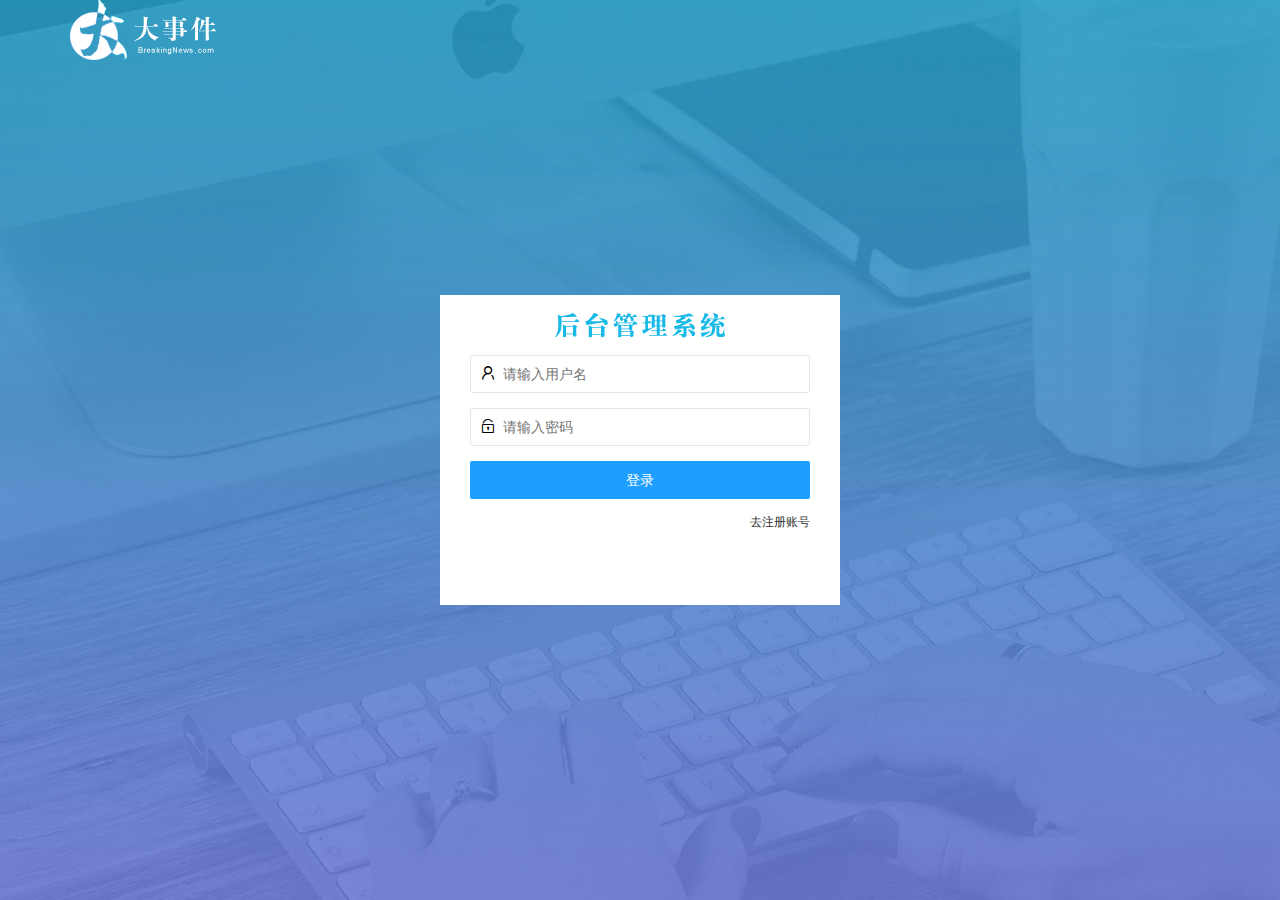
<file: login.html>
<!DOCTYPE html>
<html lang="en">

<head>
    <meta charset="UTF-8" />
    <meta http-equiv="X-UA-Compatible" content="IE=edge" />
    <meta name="viewport" content="width=device-width, initial-scale=1.0" />
    <title>大事件-登录</title>
    <!-- 导入 LayUI 样式 -->
    <link rel="stylesheet" href="/assets/lib/layui/css/layui.css" />
    <!-- 导入自定义样式 -->
    <link rel="stylesheet" href="/assets/css/login.css" />
</head>

<body>
    <!-- 头部 logo 区域 -->
    <div class="layui-main">
        <img src="/assets/images/logo.png" alt="" />
    </div>

    <!-- 登录注册区域 -->
    <div class="loginAndRegBox">
        <!-- 登录标题 -->
        <div class="title-box"></div>
        <!-- 登录 -->
        <div class="login-box">
            <form class="layui-form" id="form_login">

                <!-- 用户名 -->
                <div class="layui-form-item">
                    <i class="layui-icon layui-icon-username"></i>
                    <input type="text" name="username" required lay-verify="required" placeholder="请输入用户名" autocomplete="off" class="layui-input" />
                </div>

                <!-- 密码 -->
                <div class="layui-form-item">
                    <i class="layui-icon layui-icon-password"></i>
                    <input type="password" name="password" required lay-verify="required" placeholder="请输入密码" autocomplete="off" class="layui-input" />
                </div>

                <!-- 登录按钮 -->
                <div class="layui-form-item">
                    <!-- 注意：表单提交按钮和普通按钮的区别，就是 lay-submit 属性 -->
                    <button class="layui-btn layui-btn-normal layui-btn-fluid" lay-submit>
                        登录
                    </button>
                </div>
                <div class="layui-form-item link">
                    <a href="javascript:;" id="link_reg">去注册账号</a>
                </div>
            </form>
        </div>
        <!-- 注册 -->
        <div class="reg-box">
            <form class="layui-form" id="form_reg">
                <!-- 用户名 -->
                <div class="layui-form-item">
                    <i class="layui-icon layui-icon-username"></i>
                    <input type="text" name="username" required lay-verify="required" placeholder="请输入用户名" autocomplete="off" class="layui-input" />
                </div>

                <!-- 密码 -->
                <div class="layui-form-item">
                    <i class="layui-icon layui-icon-password"></i>
                    <input type="password" name="password" required lay-verify="required|pwd" placeholder="请输入密码" autocomplete="off" class="layui-input" />
                </div>

                <!-- 确认密码 -->
                <div class="layui-form-item">
                    <i class="layui-icon layui-icon-password"></i>
                    <input type="password" name="repassword" required lay-verify="required|pwd|repwd" placeholder="再次确认密码" autocomplete="off" class="layui-input" />
                </div>

                <!-- 注册按钮 -->
                <div class="layui-form-item">
                    <!-- 注意：表单提交按钮和普通按钮的区别，就是 lay-submit 属性 -->
                    <button class="layui-btn layui-btn-normal layui-btn-fluid" lay-submit>
                        注册
                    </button>
                </div>
                <div class="layui-form-item link">
                    <a href="javascript:;" id="link_login">去登录</a>
                </div>
            </form>
        </div>
    </div>
</body>
<script src="/assets/lib/jquery.js"></script>
<script src="/assets/lib/layui/layui.all.js"></script>
<script src="/assets/js/baseAPI.js"></script>
<script src="/assets/js/login.js"></script>

</html>
</file>
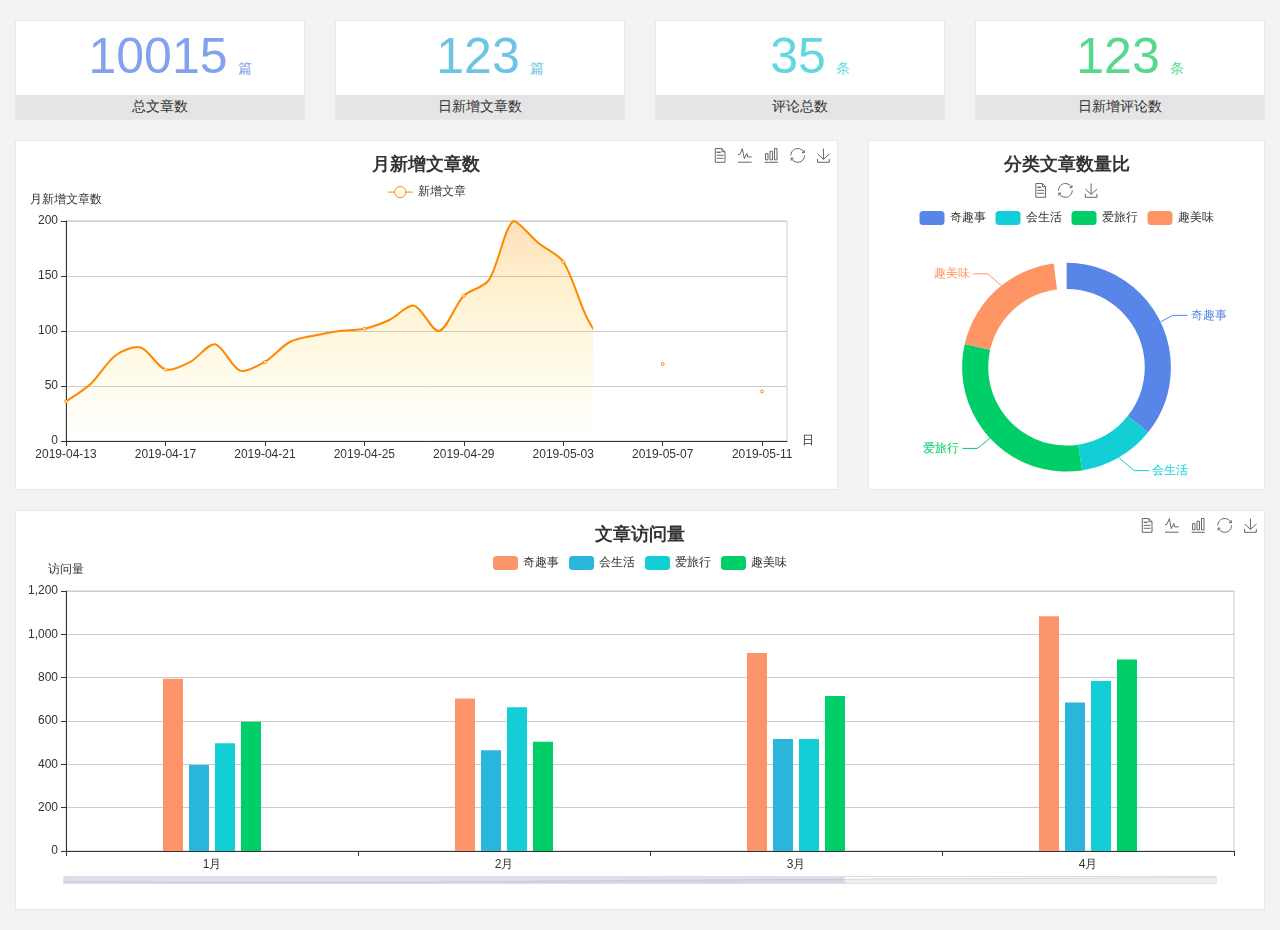
<file: home/dashboard.html>
<!DOCTYPE html>
<html lang="en">

<head>
  <meta charset="UTF-8">
  <meta name="viewport" content="width=device-width, initial-scale=1.0">
  <meta http-equiv="X-UA-Compatible" content="ie=edge">
  <title>图表统计</title>
  <link rel="stylesheet" href="../../assets/lib/bootstrap.css" />
  <link rel="stylesheet" href="../../assets/lib/main.css" />
  <script src="../../assets/lib/jquery.js"></script>
  <script type="text/javascript" src="../../assets/lib/echarts.min.js"></script>
</head>

<body>
  <div class="container-fluid">
    <div class="row spannel_list">
      <div class="col-sm-3 col-xs-6">
        <div class="spannel">
          <em>10015</em><span>篇</span>
          <b>总文章数</b>
        </div>
      </div>
      <div class="col-sm-3 col-xs-6">
        <div class="spannel scolor01">
          <em>123</em><span>篇</span>
          <b>日新增文章数</b>
        </div>
      </div>
      <div class="col-sm-3 col-xs-6">
        <div class="spannel scolor02">
          <em>35</em><span>条</span>
          <b>评论总数</b>
        </div>
      </div>
      <div class="col-sm-3 col-xs-6">
        <div class="spannel scolor03">
          <em>123</em><span>条</span>
          <b>日新增评论数</b>
        </div>
      </div>
    </div>
  </div>

  <div class="container-fluid">
    <div class="row curve-pie">
      <div class="col-lg-8 col-md-8">
        <div class="gragh_pannel" id="curve_show"></div>
      </div>
      <div class="col-lg-4 col-md-4">
        <div class="gragh_pannel" id="pie_show"></div>
      </div>
    </div>
  </div>

  <div class="container-fluid">
    <div class="column_pannel" id="column_show"></div>
  </div>

  <script>
    var oChart = echarts.init(document.getElementById('curve_show'));
    var aList_all = [
      { 'count': 36, 'date': '2019-04-13' },
      { 'count': 52, 'date': '2019-04-14' },
      { 'count': 78, 'date': '2019-04-15' },
      { 'count': 85, 'date': '2019-04-16' },
      { 'count': 65, 'date': '2019-04-17' },
      { 'count': 72, 'date': '2019-04-18' },
      { 'count': 88, 'date': '2019-04-19' },
      { 'count': 64, 'date': '2019-04-20' },
      { 'count': 72, 'date': '2019-04-21' },
      { 'count': 90, 'date': '2019-04-22' },
      { 'count': 96, 'date': '2019-04-23' },
      { 'count': 100, 'date': '2019-04-24' },
      { 'count': 102, 'date': '2019-04-25' },
      { 'count': 110, 'date': '2019-04-26' },
      { 'count': 123, 'date': '2019-04-27' },
      { 'count': 100, 'date': '2019-04-28' },
      { 'count': 132, 'date': '2019-04-29' },
      { 'count': 146, 'date': '2019-04-30' },
      { 'count': 200, 'date': '2019-05-01' },
      { 'count': 180, 'date': '2019-05-02' },
      { 'count': 163, 'date': '2019-05-03' },
      { 'count': 110, 'date': '2019-05-04' },
      { 'count': 80, 'date': '2019-05-05' },
      { 'count': 82, 'date': '2019-05-06' },
      { 'count': 70, 'date': '2019-05-07' },
      { 'count': 65, 'date': '2019-05-08' },
      { 'count': 54, 'date': '2019-05-09' },
      { 'count': 40, 'date': '2019-05-10' },
      { 'count': 45, 'date': '2019-05-11' },
      { 'count': 38, 'date': '2019-05-12' },
    ];

    let aCount = [];
    let aDate = [];

    for (var i = 0; i < aList_all.length; i++) {
      aCount.push(aList_all[i].count);
      aDate.push(aList_all[i].date);
    }

    var chartopt = {
      title: {
        text: '月新增文章数',
        left: 'center',
        top: '10'
      },
      tooltip: {
        trigger: 'axis'
      },
      legend: {
        data: ['新增文章'],
        top: '40'
      },
      toolbox: {
        show: true,
        feature: {
          mark: { show: true },
          dataView: { show: true, readOnly: false },
          magicType: { show: true, type: ['line', 'bar'] },
          restore: { show: true },
          saveAsImage: { show: true }
        }
      },
      calculable: true,
      xAxis: [
        {
          name: '日',
          type: 'category',
          boundaryGap: false,
          data: aDate
        }
      ],
      yAxis: [
        {
          name: '月新增文章数',
          type: 'value'
        }
      ],
      series: [
        {
          name: '新增文章',
          type: 'line',
          smooth: true,
          itemStyle: { normal: { areaStyle: { type: 'default' }, color: '#f80' }, lineStyle: { color: '#f80' } },
          data: aCount
        }],
      areaStyle: {
        normal: {
          color: new echarts.graphic.LinearGradient(0, 0, 0, 1, [{
            offset: 0,
            color: 'rgba(255,136,0,0.39)'
          }, {
            offset: .34,
            color: 'rgba(255,180,0,0.25)'
          }, {
            offset: 1,
            color: 'rgba(255,222,0,0.00)'
          }])

        }
      },
      grid: {
        show: true,
        x: 50,
        x2: 50,
        y: 80,
        height: 220
      }
    };

    oChart.setOption(chartopt);


    var oPie = echarts.init(document.getElementById('pie_show'));
    var oPieopt =
    {
      title: {
        top: 10,
        text: '分类文章数量比',
        x: 'center'
      },
      tooltip: {
        trigger: 'item',
        formatter: "{a} <br/>{b} : {c} ({d}%)"
      },
      color: ['#5885e8', '#13cfd5', '#00ce68', '#ff9565'],
      legend: {
        x: 'center',
        top: 65,
        data: ['奇趣事', '会生活', '爱旅行', '趣美味']
      },
      toolbox: {
        show: true,
        x: 'center',
        top: 35,
        feature: {
          mark: { show: true },
          dataView: { show: true, readOnly: false },
          magicType: {
            show: true,
            type: ['pie', 'funnel'],
            option: {
              funnel: {
                x: '25%',
                width: '50%',
                funnelAlign: 'left',
                max: 1548
              }
            }
          },
          restore: { show: true },
          saveAsImage: { show: true }
        }
      },
      calculable: true,
      series: [
        {
          name: '访问来源',
          type: 'pie',
          radius: ['45%', '60%'],
          center: ['50%', '65%'],
          data: [
            { value: 300, name: '奇趣事' },
            { value: 100, name: '会生活' },
            { value: 260, name: '爱旅行' },
            { value: 180, name: '趣美味' }
          ]
        }
      ]
    };
    oPie.setOption(oPieopt);



    var oColumn = this.echarts.init(document.getElementById('column_show'));
    var oColumnopt =
    {
      title: {
        text: '文章访问量',
        left: 'center',
        top: '10'
      },
      tooltip: {
        trigger: 'axis'
      },
      legend: {
        data: ['奇趣事', '会生活', '爱旅行', '趣美味'],
        top: '40'
      },
      toolbox: {
        show: true,
        feature: {
          mark: { show: true },
          dataView: { show: true, readOnly: false },
          magicType: { show: true, type: ['line', 'bar'] },
          restore: { show: true },
          saveAsImage: { show: true }
        }
      },
      calculable: true,
      xAxis: [
        {
          type: 'category',
          data: ['1月', '2月', '3月', '4月', '5月']
        }
      ],
      yAxis: [
        {
          name: '访问量',
          type: 'value'
        }
      ],
      series: [
        {
          name: '奇趣事',
          type: 'bar',
          barWidth: 20,
          itemStyle: {
            normal: { areaStyle: { type: 'default' }, color: '#fd956a' }
          },
          data: [800, 708, 920, 1090, 1200]
        },
        {
          name: '会生活',
          type: 'bar',
          barWidth: 20,
          itemStyle: {
            normal: { areaStyle: { type: 'default' }, color: '#2bb6db' }
          },
          data: [400, 468, 520, 690, 800]
        },
        {
          name: '爱旅行',
          type: 'bar',
          barWidth: 20,
          itemStyle: {
            normal: { areaStyle: { type: 'default' }, color: '#13cfd5' }
          },
          data: [500, 668, 520, 790, 900]
        },
        {
          name: '趣美味',
          type: 'bar',
          barWidth: 20,
          itemStyle: {
            normal: { areaStyle: { type: 'default' }, color: '#00ce68' }
          },
          data: [600, 508, 720, 890, 1000]
        }
      ],
      grid: {
        show: true,
        x: 50,
        x2: 30,
        y: 80,
        height: 260
      },
      dataZoom: [//给x轴设置滚动条
        {
          start: 0,//默认为0
          end: 100 - 1000 / 31,//默认为100
          type: 'slider',
          show: true,
          xAxisIndex: [0],
          handleSize: 0,//滑动条的 左右2个滑动条的大小
          height: 8,//组件高度
          left: 45, //左边的距离
          right: 50,//右边的距离
          bottom: 26,//右边的距离
          handleColor: '#ddd',//h滑动图标的颜色
          handleStyle: {
            borderColor: "#cacaca",
            borderWidth: "1",
            shadowBlur: 2,
            background: "#ddd",
            shadowColor: "#ddd",
          }
        }]
    };
    oColumn.setOption(oColumnopt);
  </script>
</body>

</html>
</file>
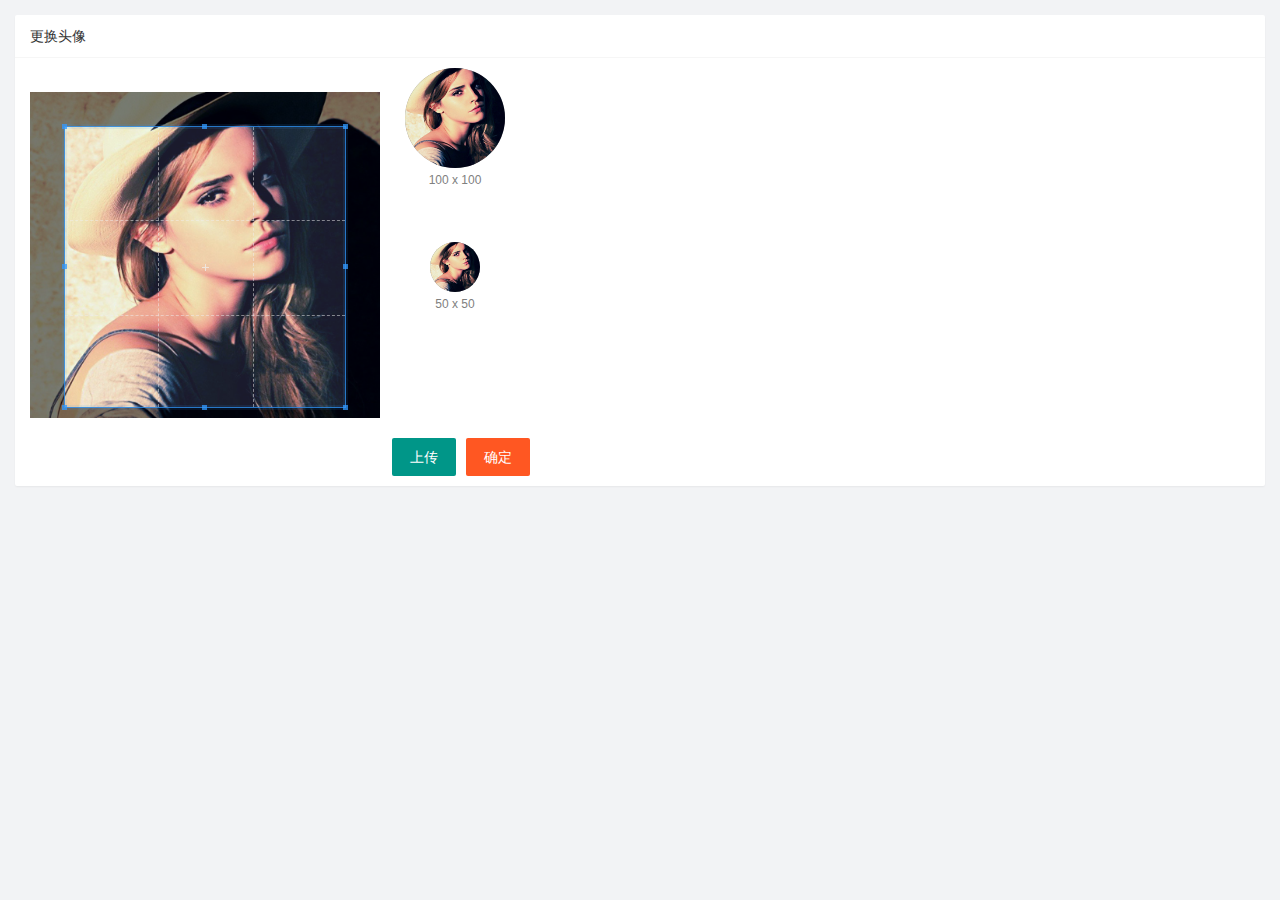
<file: user/user_avatar.html>
<!DOCTYPE html>
<html lang="en">

<head>
    <meta charset="UTF-8" />
    <meta http-equiv="X-UA-Compatible" content="IE=edge" />
    <meta name="viewport" content="width=device-width, initial-scale=1.0" />
    <title>Document</title>
    <link rel="stylesheet" href="/assets/lib/layui/css/layui.css" />
    <link rel="stylesheet" href="/assets/css/user/user_avatar.css" />
    <link rel="stylesheet" href="/assets/lib/cropper/cropper.css" />
</head>

<body>
    <div class="layui-card">
        <div class="layui-card-header">更换头像</div>
        <div class="layui-card-body">

            <!-- 第一行的图片裁剪和预览区域 -->
            <div class="row1">
                <!-- 图片裁剪区域 -->
                <div class="cropper-box">
                    <!-- 这个 img 标签很重要，将来会把它初始化为裁剪区域 -->      <img id="image" src="/assets/images/sample.jpg" />
                </div>
                <!-- 图片的预览区域 -->
                <div class="preview-box">
                    <div>
                        <!-- 宽高为 100px 的预览区域 -->
                        <div class="img-preview w100"></div>
                        <p class="size">100 x 100</p>
                    </div>
                    <div>
                        <!-- 宽高为 50px 的预览区域 -->
                        <div class="img-preview w50"></div>
                        <p class="size">
                            50 x 50</p>
                    </div>
                </div>
            </div>
            <!-- 第二行的按钮区域 -->
            <div class="row2">
                <button type="button" class="layui-btn" id="btnChooseImage">上传</button>
                <button type="button" class="layui-btn layui-btn-danger" id="btnUpload">确定</button>
                <input type="file" id="file" accept="image/png,image/jpeg" />
            </div>
        </div>
    </div>
</body>
<script src="/assets/lib/layui/layui.all.js"></script>
<script src="/assets/lib/jquery.js"></script>
<script src="/assets/lib/cropper/Cropper.js"></script>
<script src="/assets/lib/cropper/jquery-cropper.js"></script>
<script src="/assets/js/user/user_avatar.js"></script>
<script src="/assets/js/baseAPI.js"></script>

</html>
</file>
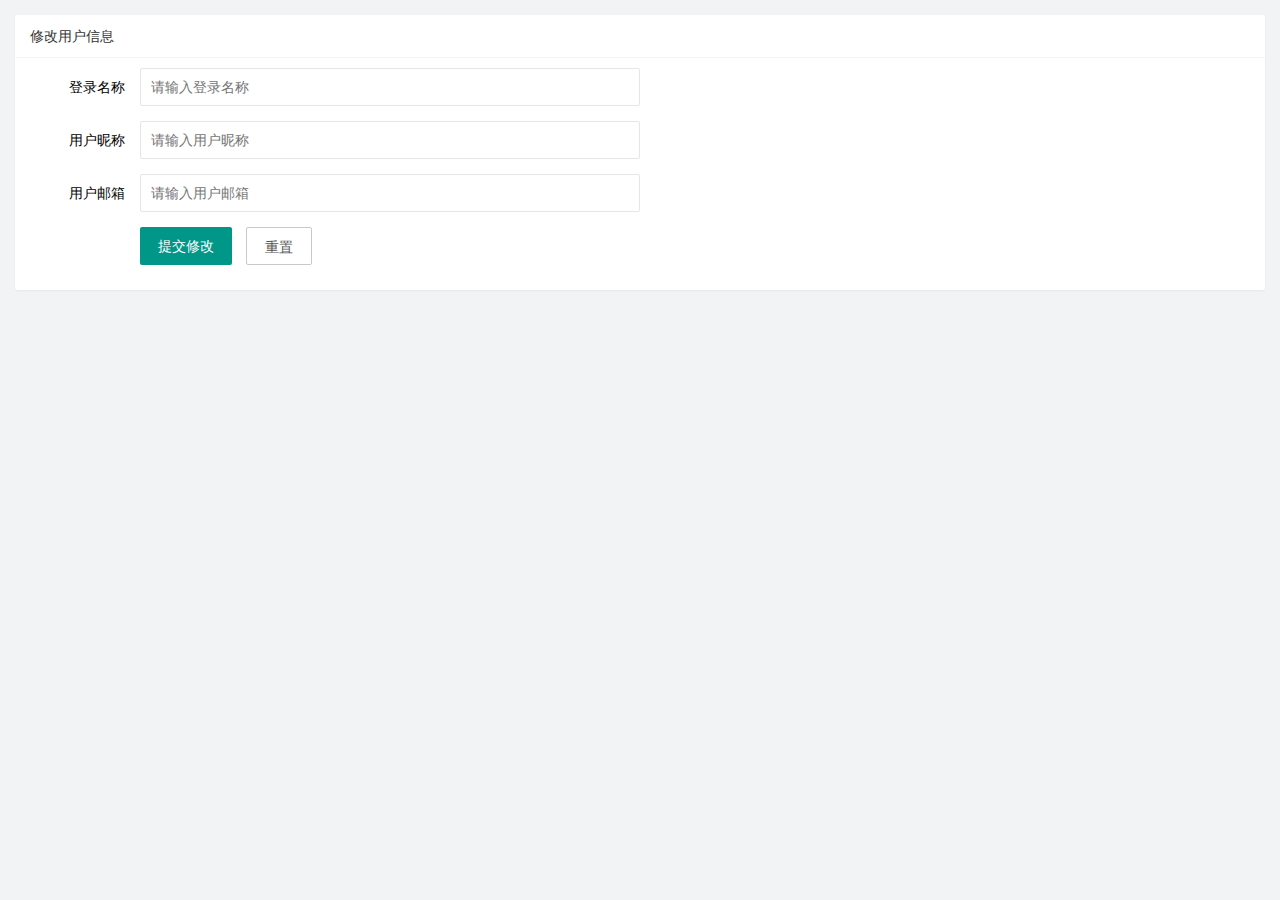
<file: user/user_info.html>
<!DOCTYPE html>
<html lang="en">

<head>
    <meta charset="UTF-8" />
    <meta http-equiv="X-UA-Compatible" content="IE=edge" />
    <meta name="viewport" content="width=device-width, initial-scale=1.0" />
    <title>Document</title>
    <link rel="stylesheet" href="/assets/lib/layui/css/layui.css">
    <link rel="stylesheet" href="/assets/css/user/user_info.css" />
</head>

<body>
    <div class="layui-card">
        <div class="layui-card-header">修改用户信息</div>
        <div class="layui-card-body">
            <!-- form 表单 -->
            <form class="layui-form" lay-filter="formUserInfo">
                <!-- 隐藏域 -->
                <input type="hidden" name="id">
                <div class="layui-form-item">
                    <label class="layui-form-label">登录名称</label>
                    <div class="layui-input-block">
                        <input type="text" name="username" required readonly lay-verify="required" placeholder="请输入登录名称" autocomplete="off" class="layui-input" />
                    </div>
                </div>
                <div class="layui-form-item">
                    <label class="layui-form-label">用户昵称</label>
                    <div class="layui-input-block">
                        <input type="text" name="nickname" required lay-verify="required|nickname" placeholder="请输入用户昵称" autocomplete="off" class="layui-input" />
                    </div>
                </div>
                <div class="layui-form-item">
                    <label class="layui-form-label">用户邮箱</label>
                    <div class="layui-input-block">
                        <input type="text" name="email" required lay-verify="required|email" placeholder="请输入用户邮箱" autocomplete="off" class="layui-input" />
                    </div>
                </div>
                <div class="layui-form-item">
                    <div class="layui-input-block">
                        <button class="layui-btn" lay-submit lay-filter="formDemo">提交修改</button>
                        <button type="reset" class="layui-btn layui-btn-primary" id="btnReset">重置</button>
                    </div>
                </div>
            </form>
        </div>
    </div>
</body>
<script src="/assets/lib/layui/layui.all.js"></script>
<script src="/assets/lib/jquery.js"></script>
<script src="/assets/js/baseAPI.js"></script>
<script src="/assets/js/user/user_info.js"></script>

</html>
</file>
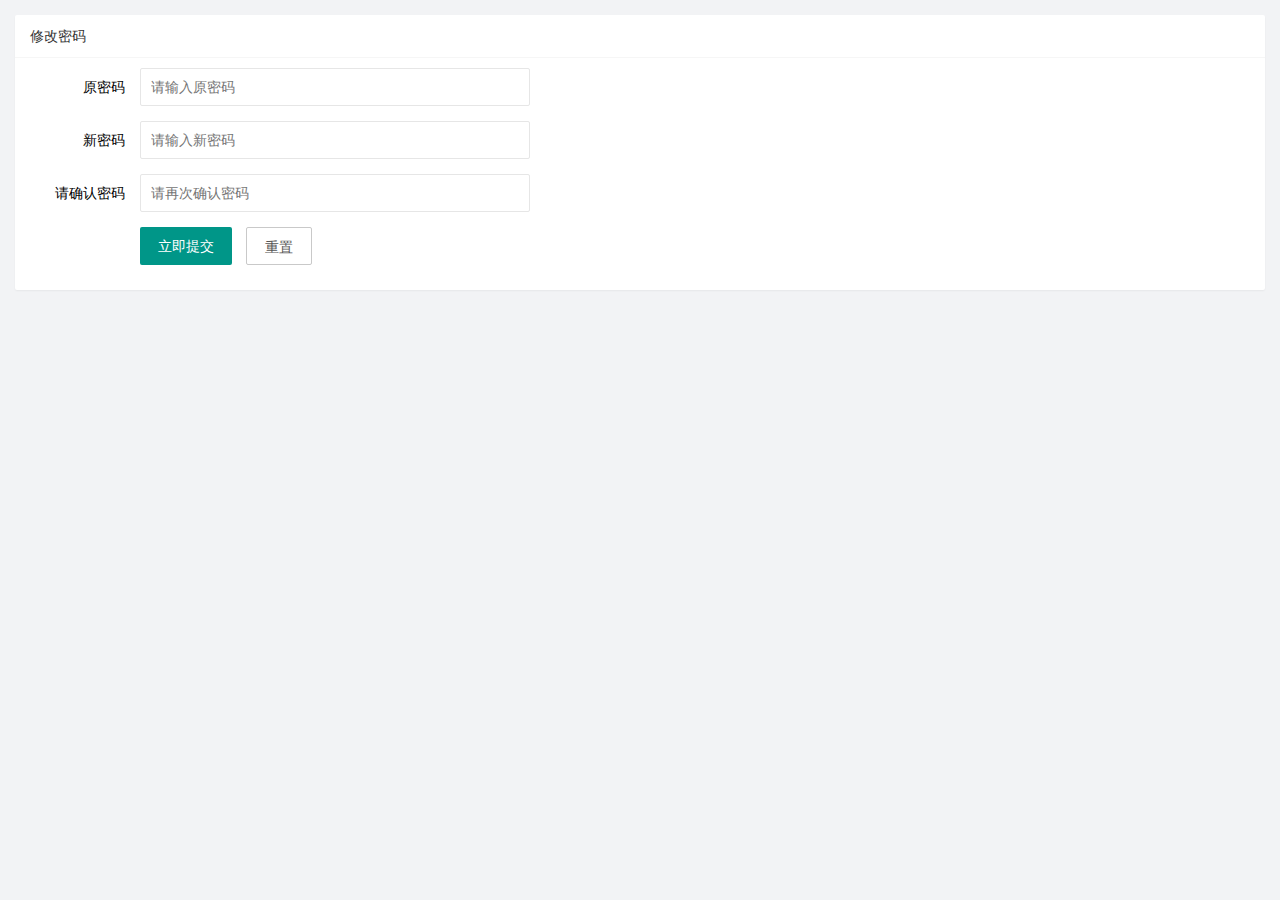
<file: user/user_pwd.html>
<!DOCTYPE html>
<html lang="en">

<head>
    <meta charset="UTF-8" />
    <meta http-equiv="X-UA-Compatible" content="IE=edge" />
    <meta name="viewport" content="width=device-width, initial-scale=1.0" />
    <title>Document</title>
    <link rel="stylesheet" href="/assets/lib/layui/css/layui.css" />
    <link rel="stylesheet" href="/assets/css/user/user_pwd.css" />
</head>

<body>
    <div class="layui-card">
        <div class="layui-card-header">修改密码</div>
        <div class="layui-card-body">
            <form class="layui-form" action="">
                <div class="layui-form-item">
                    <label class="layui-form-label">原密码</label>
                    <div class="layui-input-block">
                        <input type="password" name="oldPwd" required lay-verify="required|pwd" placeholder="请输入原密码" autocomplete="off" class="layui-input" />
                    </div>
                </div>
                <div class="layui-form-item">
                    <label class="layui-form-label">新密码</label>
                    <div class="layui-input-block">
                        <input type="password" name="newPwd" required lay-verify="required|pwd|samePwd" placeholder="请输入新密码" autocomplete="off" class="layui-input" />
                    </div>
                </div>
                <div class="layui-form-item">
                    <label class="layui-form-label">请确认密码</label>
                    <div class="layui-input-block">
                        <input type="password" name="rePwd" required lay-verify="required|pwd|rePwd" placeholder="请再次确认密码" autocomplete="off" class="layui-input" />
                    </div>
                </div>
                <div class="layui-form-item">
                    <div class="layui-input-block">
                        <button class="layui-btn" lay-submit lay-filter="formDemo">
                            立即提交
                        </button>
                        <button type="reset" class="layui-btn layui-btn-primary">
                            重置
                        </button>
                    </div>
                </div>
            </form>
        </div>
    </div>
</body>
<!-- 导入 layui 的 js -->
<script src="/assets/lib/layui/layui.all.js"></script>
<!-- 导入 jQuery -->
<script src="/assets/lib/jquery.js"></script>
<!-- 导入 baseAPI -->
<script src="/assets/js/baseAPI.js"></script>
<!-- 导入自己的 js -->
<script src="/assets/js/user/user_pwd.js"></script>

</html>
</file>
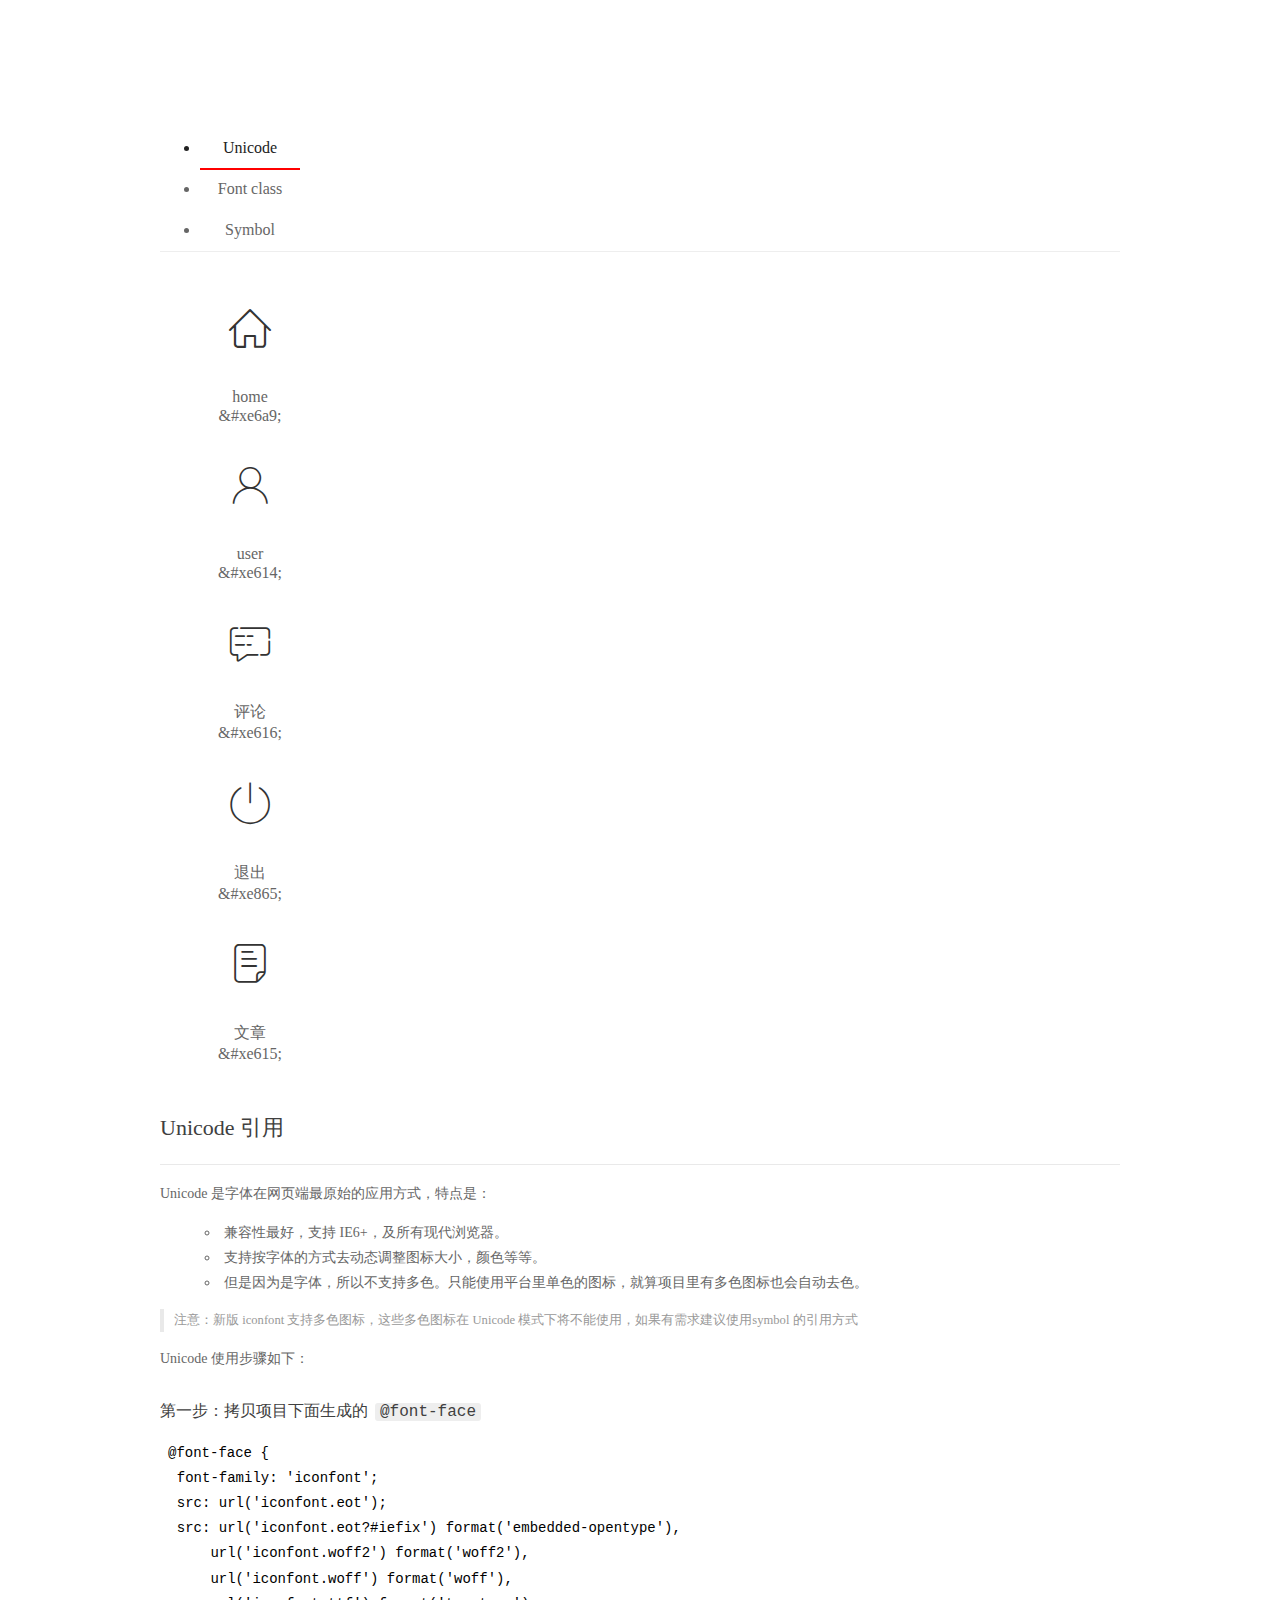
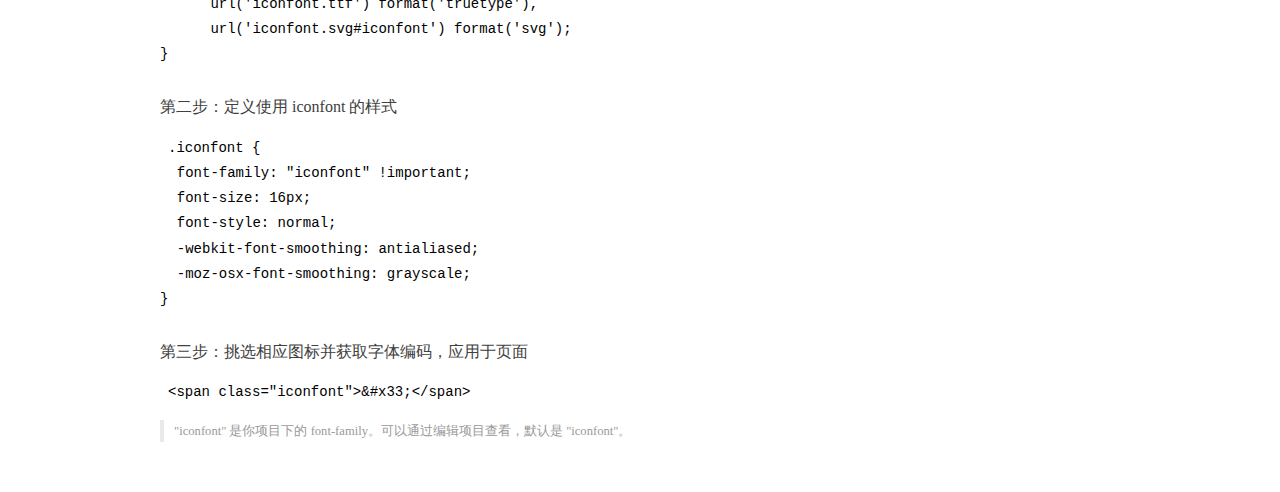
<file: assets/fonts/demo_index.html>
<!DOCTYPE html>
<html>
<head>
  <meta charset="utf-8"/>
  <title>IconFont Demo</title>
  <link rel="shortcut icon" href="https://gtms04.alicdn.com/tps/i4/TB1_oz6GVXXXXaFXpXXJDFnIXXX-64-64.ico" type="image/x-icon"/>
  <link rel="stylesheet" href="https://g.alicdn.com/thx/cube/1.3.2/cube.min.css">
  <link rel="stylesheet" href="demo.css">
  <link rel="stylesheet" href="iconfont.css">
  <script src="iconfont.js"></script>
  <!-- jQuery -->
  <script src="https://a1.alicdn.com/oss/uploads/2018/12/26/7bfddb60-08e8-11e9-9b04-53e73bb6408b.js"></script>
  <!-- 代码高亮 -->
  <script src="https://a1.alicdn.com/oss/uploads/2018/12/26/a3f714d0-08e6-11e9-8a15-ebf944d7534c.js"></script>
</head>
<body>
  <div class="main">
    <h1 class="logo"><a href="https://www.iconfont.cn/" title="iconfont 首页" target="_blank">&#xe86b;</a></h1>
    <div class="nav-tabs">
      <ul id="tabs" class="dib-box">
        <li class="dib active"><span>Unicode</span></li>
        <li class="dib"><span>Font class</span></li>
        <li class="dib"><span>Symbol</span></li>
      </ul>
      
    </div>
    <div class="tab-container">
      <div class="content unicode" style="display: block;">
          <ul class="icon_lists dib-box">
          
            <li class="dib">
              <span class="icon iconfont">&#xe6a9;</span>
                <div class="name">home</div>
                <div class="code-name">&amp;#xe6a9;</div>
              </li>
          
            <li class="dib">
              <span class="icon iconfont">&#xe614;</span>
                <div class="name">user</div>
                <div class="code-name">&amp;#xe614;</div>
              </li>
          
            <li class="dib">
              <span class="icon iconfont">&#xe616;</span>
                <div class="name">评论</div>
                <div class="code-name">&amp;#xe616;</div>
              </li>
          
            <li class="dib">
              <span class="icon iconfont">&#xe865;</span>
                <div class="name">退出</div>
                <div class="code-name">&amp;#xe865;</div>
              </li>
          
            <li class="dib">
              <span class="icon iconfont">&#xe615;</span>
                <div class="name">文章</div>
                <div class="code-name">&amp;#xe615;</div>
              </li>
          
          </ul>
          <div class="article markdown">
          <h2 id="unicode-">Unicode 引用</h2>
          <hr>

          <p>Unicode 是字体在网页端最原始的应用方式，特点是：</p>
          <ul>
            <li>兼容性最好，支持 IE6+，及所有现代浏览器。</li>
            <li>支持按字体的方式去动态调整图标大小，颜色等等。</li>
            <li>但是因为是字体，所以不支持多色。只能使用平台里单色的图标，就算项目里有多色图标也会自动去色。</li>
          </ul>
          <blockquote>
            <p>注意：新版 iconfont 支持多色图标，这些多色图标在 Unicode 模式下将不能使用，如果有需求建议使用symbol 的引用方式</p>
          </blockquote>
          <p>Unicode 使用步骤如下：</p>
          <h3 id="-font-face">第一步：拷贝项目下面生成的 <code>@font-face</code></h3>
<pre><code class="language-css"
>@font-face {
  font-family: 'iconfont';
  src: url('iconfont.eot');
  src: url('iconfont.eot?#iefix') format('embedded-opentype'),
      url('iconfont.woff2') format('woff2'),
      url('iconfont.woff') format('woff'),
      url('iconfont.ttf') format('truetype'),
      url('iconfont.svg#iconfont') format('svg');
}
</code></pre>
          <h3 id="-iconfont-">第二步：定义使用 iconfont 的样式</h3>
<pre><code class="language-css"
>.iconfont {
  font-family: "iconfont" !important;
  font-size: 16px;
  font-style: normal;
  -webkit-font-smoothing: antialiased;
  -moz-osx-font-smoothing: grayscale;
}
</code></pre>
          <h3 id="-">第三步：挑选相应图标并获取字体编码，应用于页面</h3>
<pre>
<code class="language-html"
>&lt;span class="iconfont"&gt;&amp;#x33;&lt;/span&gt;
</code></pre>
          <blockquote>
            <p>"iconfont" 是你项目下的 font-family。可以通过编辑项目查看，默认是 "iconfont"。</p>
          </blockquote>
          </div>
      </div>
      <div class="content font-class">
        <ul class="icon_lists dib-box">
          
          <li class="dib">
            <span class="icon iconfont icon-home"></span>
            <div class="name">
              home
            </div>
            <div class="code-name">.icon-home
            </div>
          </li>
          
          <li class="dib">
            <span class="icon iconfont icon-user"></span>
            <div class="name">
              user
            </div>
            <div class="code-name">.icon-user
            </div>
          </li>
          
          <li class="dib">
            <span class="icon iconfont icon-pinglun"></span>
            <div class="name">
              评论
            </div>
            <div class="code-name">.icon-pinglun
            </div>
          </li>
          
          <li class="dib">
            <span class="icon iconfont icon-tuichu"></span>
            <div class="name">
              退出
            </div>
            <div class="code-name">.icon-tuichu
            </div>
          </li>
          
          <li class="dib">
            <span class="icon iconfont icon-16"></span>
            <div class="name">
              文章
            </div>
            <div class="code-name">.icon-16
            </div>
          </li>
          
        </ul>
        <div class="article markdown">
        <h2 id="font-class-">font-class 引用</h2>
        <hr>

        <p>font-class 是 Unicode 使用方式的一种变种，主要是解决 Unicode 书写不直观，语意不明确的问题。</p>
        <p>与 Unicode 使用方式相比，具有如下特点：</p>
        <ul>
          <li>兼容性良好，支持 IE8+，及所有现代浏览器。</li>
          <li>相比于 Unicode 语意明确，书写更直观。可以很容易分辨这个 icon 是什么。</li>
          <li>因为使用 class 来定义图标，所以当要替换图标时，只需要修改 class 里面的 Unicode 引用。</li>
          <li>不过因为本质上还是使用的字体，所以多色图标还是不支持的。</li>
        </ul>
        <p>使用步骤如下：</p>
        <h3 id="-fontclass-">第一步：引入项目下面生成的 fontclass 代码：</h3>
<pre><code class="language-html">&lt;link rel="stylesheet" href="./iconfont.css"&gt;
</code></pre>
        <h3 id="-">第二步：挑选相应图标并获取类名，应用于页面：</h3>
<pre><code class="language-html">&lt;span class="iconfont icon-xxx"&gt;&lt;/span&gt;
</code></pre>
        <blockquote>
          <p>"
            iconfont" 是你项目下的 font-family。可以通过编辑项目查看，默认是 "iconfont"。</p>
        </blockquote>
      </div>
      </div>
      <div class="content symbol">
          <ul class="icon_lists dib-box">
          
            <li class="dib">
                <svg class="icon svg-icon" aria-hidden="true">
                  <use xlink:href="#icon-home"></use>
                </svg>
                <div class="name">home</div>
                <div class="code-name">#icon-home</div>
            </li>
          
            <li class="dib">
                <svg class="icon svg-icon" aria-hidden="true">
                  <use xlink:href="#icon-user"></use>
                </svg>
                <div class="name">user</div>
                <div class="code-name">#icon-user</div>
            </li>
          
            <li class="dib">
                <svg class="icon svg-icon" aria-hidden="true">
                  <use xlink:href="#icon-pinglun"></use>
                </svg>
                <div class="name">评论</div>
                <div class="code-name">#icon-pinglun</div>
            </li>
          
            <li class="dib">
                <svg class="icon svg-icon" aria-hidden="true">
                  <use xlink:href="#icon-tuichu"></use>
                </svg>
                <div class="name">退出</div>
                <div class="code-name">#icon-tuichu</div>
            </li>
          
            <li class="dib">
                <svg class="icon svg-icon" aria-hidden="true">
                  <use xlink:href="#icon-16"></use>
                </svg>
                <div class="name">文章</div>
                <div class="code-name">#icon-16</div>
            </li>
          
          </ul>
          <div class="article markdown">
          <h2 id="symbol-">Symbol 引用</h2>
          <hr>

          <p>这是一种全新的使用方式，应该说这才是未来的主流，也是平台目前推荐的用法。相关介绍可以参考这篇<a href="">文章</a>
            这种用法其实是做了一个 SVG 的集合，与另外两种相比具有如下特点：</p>
          <ul>
            <li>支持多色图标了，不再受单色限制。</li>
            <li>通过一些技巧，支持像字体那样，通过 <code>font-size</code>, <code>color</code> 来调整样式。</li>
            <li>兼容性较差，支持 IE9+，及现代浏览器。</li>
            <li>浏览器渲染 SVG 的性能一般，还不如 png。</li>
          </ul>
          <p>使用步骤如下：</p>
          <h3 id="-symbol-">第一步：引入项目下面生成的 symbol 代码：</h3>
<pre><code class="language-html">&lt;script src="./iconfont.js"&gt;&lt;/script&gt;
</code></pre>
          <h3 id="-css-">第二步：加入通用 CSS 代码（引入一次就行）：</h3>
<pre><code class="language-html">&lt;style&gt;
.icon {
  width: 1em;
  height: 1em;
  vertical-align: -0.15em;
  fill: currentColor;
  overflow: hidden;
}
&lt;/style&gt;
</code></pre>
          <h3 id="-">第三步：挑选相应图标并获取类名，应用于页面：</h3>
<pre><code class="language-html">&lt;svg class="icon" aria-hidden="true"&gt;
  &lt;use xlink:href="#icon-xxx"&gt;&lt;/use&gt;
&lt;/svg&gt;
</code></pre>
          </div>
      </div>

    </div>
  </div>
  <script>
  $(document).ready(function () {
      $('.tab-container .content:first').show()

      $('#tabs li').click(function (e) {
        var tabContent = $('.tab-container .content')
        var index = $(this).index()

        if ($(this).hasClass('active')) {
          return
        } else {
          $('#tabs li').removeClass('active')
          $(this).addClass('active')

          tabContent.hide().eq(index).fadeIn()
        }
      })
    })
  </script>
</body>
</html>
</file>
<file: assets/lib/layui/css/layui.css>
/** layui-v2.5.5 MIT License By https://www.layui.com */
 .layui-inline,img{display:inline-block;vertical-align:middle}h1,h2,h3,h4,h5,h6{font-weight:400}.layui-edge,.layui-header,.layui-inline,.layui-main{position:relative}.layui-body,.layui-edge,.layui-elip{overflow:hidden}.layui-btn,.layui-edge,.layui-inline,img{vertical-align:middle}.layui-btn,.layui-disabled,.layui-icon,.layui-unselect{-moz-user-select:none;-webkit-user-select:none;-ms-user-select:none}.layui-elip,.layui-form-checkbox span,.layui-form-pane .layui-form-label{text-overflow:ellipsis;white-space:nowrap}.layui-breadcrumb,.layui-tree-btnGroup{visibility:hidden}blockquote,body,button,dd,div,dl,dt,form,h1,h2,h3,h4,h5,h6,input,li,ol,p,pre,td,textarea,th,ul{margin:0;padding:0;-webkit-tap-highlight-color:rgba(0,0,0,0)}a:active,a:hover{outline:0}img{border:none}li{list-style:none}table{border-collapse:collapse;border-spacing:0}h4,h5,h6{font-size:100%}button,input,optgroup,option,select,textarea{font-family:inherit;font-size:inherit;font-style:inherit;font-weight:inherit;outline:0}pre{white-space:pre-wrap;white-space:-moz-pre-wrap;white-space:-pre-wrap;white-space:-o-pre-wrap;word-wrap:break-word}body{line-height:24px;font:14px Helvetica Neue,Helvetica,PingFang SC,Tahoma,Arial,sans-serif}hr{height:1px;margin:10px 0;border:0;clear:both}a{color:#333;text-decoration:none}a:hover{color:#777}a cite{font-style:normal;*cursor:pointer}.layui-border-box,.layui-border-box *{box-sizing:border-box}.layui-box,.layui-box *{box-sizing:content-box}.layui-clear{clear:both;*zoom:1}.layui-clear:after{content:'\20';clear:both;*zoom:1;display:block;height:0}.layui-inline{*display:inline;*zoom:1}.layui-edge{display:inline-block;width:0;height:0;border-width:6px;border-style:dashed;border-color:transparent}.layui-edge-top{top:-4px;border-bottom-color:#999;border-bottom-style:solid}.layui-edge-right{border-left-color:#999;border-left-style:solid}.layui-edge-bottom{top:2px;border-top-color:#999;border-top-style:solid}.layui-edge-left{border-right-color:#999;border-right-style:solid}.layui-disabled,.layui-disabled:hover{color:#d2d2d2!important;cursor:not-allowed!important}.layui-circle{border-radius:100%}.layui-show{display:block!important}.layui-hide{display:none!important}@font-face{font-family:layui-icon;src:url(../font/iconfont.eot?v=250);src:url(../font/iconfont.eot?v=250#iefix) format('embedded-opentype'),url(../font/iconfont.woff2?v=250) format('woff2'),url(../font/iconfont.woff?v=250) format('woff'),url(../font/iconfont.ttf?v=250) format('truetype'),url(../font/iconfont.svg?v=250#layui-icon) format('svg')}.layui-icon{font-family:layui-icon!important;font-size:16px;font-style:normal;-webkit-font-smoothing:antialiased;-moz-osx-font-smoothing:grayscale}.layui-icon-reply-fill:before{content:"\e611"}.layui-icon-set-fill:before{content:"\e614"}.layui-icon-menu-fill:before{content:"\e60f"}.layui-icon-search:before{content:"\e615"}.layui-icon-share:before{content:"\e641"}.layui-icon-set-sm:before{content:"\e620"}.layui-icon-engine:before{content:"\e628"}.layui-icon-close:before{content:"\1006"}.layui-icon-close-fill:before{content:"\1007"}.layui-icon-chart-screen:before{content:"\e629"}.layui-icon-star:before{content:"\e600"}.layui-icon-circle-dot:before{content:"\e617"}.layui-icon-chat:before{content:"\e606"}.layui-icon-release:before{content:"\e609"}.layui-icon-list:before{content:"\e60a"}.layui-icon-chart:before{content:"\e62c"}.layui-icon-ok-circle:before{content:"\1005"}.layui-icon-layim-theme:before{content:"\e61b"}.layui-icon-table:before{content:"\e62d"}.layui-icon-right:before{content:"\e602"}.layui-icon-left:before{content:"\e603"}.layui-icon-cart-simple:before{content:"\e698"}.layui-icon-face-cry:before{content:"\e69c"}.layui-icon-face-smile:before{content:"\e6af"}.layui-icon-survey:before{content:"\e6b2"}.layui-icon-tree:before{content:"\e62e"}.layui-icon-upload-circle:before{content:"\e62f"}.layui-icon-add-circle:before{content:"\e61f"}.layui-icon-download-circle:before{content:"\e601"}.layui-icon-templeate-1:before{content:"\e630"}.layui-icon-util:before{content:"\e631"}.layui-icon-face-surprised:before{content:"\e664"}.layui-icon-edit:before{content:"\e642"}.layui-icon-speaker:before{content:"\e645"}.layui-icon-down:before{content:"\e61a"}.layui-icon-file:before{content:"\e621"}.layui-icon-layouts:before{content:"\e632"}.layui-icon-rate-half:before{content:"\e6c9"}.layui-icon-add-circle-fine:before{content:"\e608"}.layui-icon-prev-circle:before{content:"\e633"}.layui-icon-read:before{content:"\e705"}.layui-icon-404:before{content:"\e61c"}.layui-icon-carousel:before{content:"\e634"}.layui-icon-help:before{content:"\e607"}.layui-icon-code-circle:before{content:"\e635"}.layui-icon-water:before{content:"\e636"}.layui-icon-username:before{content:"\e66f"}.layui-icon-find-fill:before{content:"\e670"}.layui-icon-about:before{content:"\e60b"}.layui-icon-location:before{content:"\e715"}.layui-icon-up:before{content:"\e619"}.layui-icon-pause:before{content:"\e651"}.layui-icon-date:before{content:"\e637"}.layui-icon-layim-uploadfile:before{content:"\e61d"}.layui-icon-delete:before{content:"\e640"}.layui-icon-play:before{content:"\e652"}.layui-icon-top:before{content:"\e604"}.layui-icon-friends:before{content:"\e612"}.layui-icon-refresh-3:before{content:"\e9aa"}.layui-icon-ok:before{content:"\e605"}.layui-icon-layer:before{content:"\e638"}.layui-icon-face-smile-fine:before{content:"\e60c"}.layui-icon-dollar:before{content:"\e659"}.layui-icon-group:before{content:"\e613"}.layui-icon-layim-download:before{content:"\e61e"}.layui-icon-picture-fine:before{content:"\e60d"}.layui-icon-link:before{content:"\e64c"}.layui-icon-diamond:before{content:"\e735"}.layui-icon-log:before{content:"\e60e"}.layui-icon-rate-solid:before{content:"\e67a"}.layui-icon-fonts-del:before{content:"\e64f"}.layui-icon-unlink:before{content:"\e64d"}.layui-icon-fonts-clear:before{content:"\e639"}.layui-icon-triangle-r:before{content:"\e623"}.layui-icon-circle:before{content:"\e63f"}.layui-icon-radio:before{content:"\e643"}.layui-icon-align-center:before{content:"\e647"}.layui-icon-align-right:before{content:"\e648"}.layui-icon-align-left:before{content:"\e649"}.layui-icon-loading-1:before{content:"\e63e"}.layui-icon-return:before{content:"\e65c"}.layui-icon-fonts-strong:before{content:"\e62b"}.layui-icon-upload:before{content:"\e67c"}.layui-icon-dialogue:before{content:"\e63a"}.layui-icon-video:before{content:"\e6ed"}.layui-icon-headset:before{content:"\e6fc"}.layui-icon-cellphone-fine:before{content:"\e63b"}.layui-icon-add-1:before{content:"\e654"}.layui-icon-face-smile-b:before{content:"\e650"}.layui-icon-fonts-html:before{content:"\e64b"}.layui-icon-form:before{content:"\e63c"}.layui-icon-cart:before{content:"\e657"}.layui-icon-camera-fill:before{content:"\e65d"}.layui-icon-tabs:before{content:"\e62a"}.layui-icon-fonts-code:before{content:"\e64e"}.layui-icon-fire:before{content:"\e756"}.layui-icon-set:before{content:"\e716"}.layui-icon-fonts-u:before{content:"\e646"}.layui-icon-triangle-d:before{content:"\e625"}.layui-icon-tips:before{content:"\e702"}.layui-icon-picture:before{content:"\e64a"}.layui-icon-more-vertical:before{content:"\e671"}.layui-icon-flag:before{content:"\e66c"}.layui-icon-loading:before{content:"\e63d"}.layui-icon-fonts-i:before{content:"\e644"}.layui-icon-refresh-1:before{content:"\e666"}.layui-icon-rmb:before{content:"\e65e"}.layui-icon-home:before{content:"\e68e"}.layui-icon-user:before{content:"\e770"}.layui-icon-notice:before{content:"\e667"}.layui-icon-login-weibo:before{content:"\e675"}.layui-icon-voice:before{content:"\e688"}.layui-icon-upload-drag:before{content:"\e681"}.layui-icon-login-qq:before{content:"\e676"}.layui-icon-snowflake:before{content:"\e6b1"}.layui-icon-file-b:before{content:"\e655"}.layui-icon-template:before{content:"\e663"}.layui-icon-auz:before{content:"\e672"}.layui-icon-console:before{content:"\e665"}.layui-icon-app:before{content:"\e653"}.layui-icon-prev:before{content:"\e65a"}.layui-icon-website:before{content:"\e7ae"}.layui-icon-next:before{content:"\e65b"}.layui-icon-component:before{content:"\e857"}.layui-icon-more:before{content:"\e65f"}.layui-icon-login-wechat:before{content:"\e677"}.layui-icon-shrink-right:before{content:"\e668"}.layui-icon-spread-left:before{content:"\e66b"}.layui-icon-camera:before{content:"\e660"}.layui-icon-note:before{content:"\e66e"}.layui-icon-refresh:before{content:"\e669"}.layui-icon-female:before{content:"\e661"}.layui-icon-male:before{content:"\e662"}.layui-icon-password:before{content:"\e673"}.layui-icon-senior:before{content:"\e674"}.layui-icon-theme:before{content:"\e66a"}.layui-icon-tread:before{content:"\e6c5"}.layui-icon-praise:before{content:"\e6c6"}.layui-icon-star-fill:before{content:"\e658"}.layui-icon-rate:before{content:"\e67b"}.layui-icon-template-1:before{content:"\e656"}.layui-icon-vercode:before{content:"\e679"}.layui-icon-cellphone:before{content:"\e678"}.layui-icon-screen-full:before{content:"\e622"}.layui-icon-screen-restore:before{content:"\e758"}.layui-icon-cols:before{content:"\e610"}.layui-icon-export:before{content:"\e67d"}.layui-icon-print:before{content:"\e66d"}.layui-icon-slider:before{content:"\e714"}.layui-icon-addition:before{content:"\e624"}.layui-icon-subtraction:before{content:"\e67e"}.layui-icon-service:before{content:"\e626"}.layui-icon-transfer:before{content:"\e691"}.layui-main{width:1140px;margin:0 auto}.layui-header{z-index:1000;height:60px}.layui-header a:hover{transition:all .5s;-webkit-transition:all .5s}.layui-side{position:fixed;left:0;top:0;bottom:0;z-index:999;width:200px;overflow-x:hidden}.layui-side-scroll{position:relative;width:220px;height:100%;overflow-x:hidden}.layui-body{position:absolute;left:200px;right:0;top:0;bottom:0;z-index:998;width:auto;overflow-y:auto;box-sizing:border-box}.layui-layout-body{overflow:hidden}.layui-layout-admin .layui-header{background-color:#23262E}.layui-layout-admin .layui-side{top:60px;width:200px;overflow-x:hidden}.layui-layout-admin .layui-body{position:fixed;top:60px;bottom:44px}.layui-layout-admin .layui-main{width:auto;margin:0 15px}.layui-layout-admin .layui-footer{position:fixed;left:200px;right:0;bottom:0;height:44px;line-height:44px;padding:0 15px;background-color:#eee}.layui-layout-admin .layui-logo{position:absolute;left:0;top:0;width:200px;height:100%;line-height:60px;text-align:center;color:#009688;font-size:16px}.layui-layout-admin .layui-header .layui-nav{background:0 0}.layui-layout-left{position:absolute!important;left:200px;top:0}.layui-layout-right{position:absolute!important;right:0;top:0}.layui-container{position:relative;margin:0 auto;padding:0 15px;box-sizing:border-box}.layui-fluid{position:relative;margin:0 auto;padding:0 15px}.layui-row:after,.layui-row:before{content:'';display:block;clear:both}.layui-col-lg1,.layui-col-lg10,.layui-col-lg11,.layui-col-lg12,.layui-col-lg2,.layui-col-lg3,.layui-col-lg4,.layui-col-lg5,.layui-col-lg6,.layui-col-lg7,.layui-col-lg8,.layui-col-lg9,.layui-col-md1,.layui-col-md10,.layui-col-md11,.layui-col-md12,.layui-col-md2,.layui-col-md3,.layui-col-md4,.layui-col-md5,.layui-col-md6,.layui-col-md7,.layui-col-md8,.layui-col-md9,.layui-col-sm1,.layui-col-sm10,.layui-col-sm11,.layui-col-sm12,.layui-col-sm2,.layui-col-sm3,.layui-col-sm4,.layui-col-sm5,.layui-col-sm6,.layui-col-sm7,.layui-col-sm8,.layui-col-sm9,.layui-col-xs1,.layui-col-xs10,.layui-col-xs11,.layui-col-xs12,.layui-col-xs2,.layui-col-xs3,.layui-col-xs4,.layui-col-xs5,.layui-col-xs6,.layui-col-xs7,.layui-col-xs8,.layui-col-xs9{position:relative;display:block;box-sizing:border-box}.layui-col-xs1,.layui-col-xs10,.layui-col-xs11,.layui-col-xs12,.layui-col-xs2,.layui-col-xs3,.layui-col-xs4,.layui-col-xs5,.layui-col-xs6,.layui-col-xs7,.layui-col-xs8,.layui-col-xs9{float:left}.layui-col-xs1{width:8.33333333%}.layui-col-xs2{width:16.66666667%}.layui-col-xs3{width:25%}.layui-col-xs4{width:33.33333333%}.layui-col-xs5{width:41.66666667%}.layui-col-xs6{width:50%}.layui-col-xs7{width:58.33333333%}.layui-col-xs8{width:66.66666667%}.layui-col-xs9{width:75%}.layui-col-xs10{width:83.33333333%}.layui-col-xs11{width:91.66666667%}.layui-col-xs12{width:100%}.layui-col-xs-offset1{margin-left:8.33333333%}.layui-col-xs-offset2{margin-left:16.66666667%}.layui-col-xs-offset3{margin-left:25%}.layui-col-xs-offset4{margin-left:33.33333333%}.layui-col-xs-offset5{margin-left:41.66666667%}.layui-col-xs-offset6{margin-left:50%}.layui-col-xs-offset7{margin-left:58.33333333%}.layui-col-xs-offset8{margin-left:66.66666667%}.layui-col-xs-offset9{margin-left:75%}.layui-col-xs-offset10{margin-left:83.33333333%}.layui-col-xs-offset11{margin-left:91.66666667%}.layui-col-xs-offset12{margin-left:100%}@media screen and (max-width:768px){.layui-hide-xs{display:none!important}.layui-show-xs-block{display:block!important}.layui-show-xs-inline{display:inline!important}.layui-show-xs-inline-block{display:inline-block!important}}@media screen and (min-width:768px){.layui-container{width:750px}.layui-hide-sm{display:none!important}.layui-show-sm-block{display:block!important}.layui-show-sm-inline{display:inline!important}.layui-show-sm-inline-block{display:inline-block!important}.layui-col-sm1,.layui-col-sm10,.layui-col-sm11,.layui-col-sm12,.layui-col-sm2,.layui-col-sm3,.layui-col-sm4,.layui-col-sm5,.layui-col-sm6,.layui-col-sm7,.layui-col-sm8,.layui-col-sm9{float:left}.layui-col-sm1{width:8.33333333%}.layui-col-sm2{width:16.66666667%}.layui-col-sm3{width:25%}.layui-col-sm4{width:33.33333333%}.layui-col-sm5{width:41.66666667%}.layui-col-sm6{width:50%}.layui-col-sm7{width:58.33333333%}.layui-col-sm8{width:66.66666667%}.layui-col-sm9{width:75%}.layui-col-sm10{width:83.33333333%}.layui-col-sm11{width:91.66666667%}.layui-col-sm12{width:100%}.layui-col-sm-offset1{margin-left:8.33333333%}.layui-col-sm-offset2{margin-left:16.66666667%}.layui-col-sm-offset3{margin-left:25%}.layui-col-sm-offset4{margin-left:33.33333333%}.layui-col-sm-offset5{margin-left:41.66666667%}.layui-col-sm-offset6{margin-left:50%}.layui-col-sm-offset7{margin-left:58.33333333%}.layui-col-sm-offset8{margin-left:66.66666667%}.layui-col-sm-offset9{margin-left:75%}.layui-col-sm-offset10{margin-left:83.33333333%}.layui-col-sm-offset11{margin-left:91.66666667%}.layui-col-sm-offset12{margin-left:100%}}@media screen and (min-width:992px){.layui-container{width:970px}.layui-hide-md{display:none!important}.layui-show-md-block{display:block!important}.layui-show-md-inline{display:inline!important}.layui-show-md-inline-block{display:inline-block!important}.layui-col-md1,.layui-col-md10,.layui-col-md11,.layui-col-md12,.layui-col-md2,.layui-col-md3,.layui-col-md4,.layui-col-md5,.layui-col-md6,.layui-col-md7,.layui-col-md8,.layui-col-md9{float:left}.layui-col-md1{width:8.33333333%}.layui-col-md2{width:16.66666667%}.layui-col-md3{width:25%}.layui-col-md4{width:33.33333333%}.layui-col-md5{width:41.66666667%}.layui-col-md6{width:50%}.layui-col-md7{width:58.33333333%}.layui-col-md8{width:66.66666667%}.layui-col-md9{width:75%}.layui-col-md10{width:83.33333333%}.layui-col-md11{width:91.66666667%}.layui-col-md12{width:100%}.layui-col-md-offset1{margin-left:8.33333333%}.layui-col-md-offset2{margin-left:16.66666667%}.layui-col-md-offset3{margin-left:25%}.layui-col-md-offset4{margin-left:33.33333333%}.layui-col-md-offset5{margin-left:41.66666667%}.layui-col-md-offset6{margin-left:50%}.layui-col-md-offset7{margin-left:58.33333333%}.layui-col-md-offset8{margin-left:66.66666667%}.layui-col-md-offset9{margin-left:75%}.layui-col-md-offset10{margin-left:83.33333333%}.layui-col-md-offset11{margin-left:91.66666667%}.layui-col-md-offset12{margin-left:100%}}@media screen and (min-width:1200px){.layui-container{width:1170px}.layui-hide-lg{display:none!important}.layui-show-lg-block{display:block!important}.layui-show-lg-inline{display:inline!important}.layui-show-lg-inline-block{display:inline-block!important}.layui-col-lg1,.layui-col-lg10,.layui-col-lg11,.layui-col-lg12,.layui-col-lg2,.layui-col-lg3,.layui-col-lg4,.layui-col-lg5,.layui-col-lg6,.layui-col-lg7,.layui-col-lg8,.layui-col-lg9{float:left}.layui-col-lg1{width:8.33333333%}.layui-col-lg2{width:16.66666667%}.layui-col-lg3{width:25%}.layui-col-lg4{width:33.33333333%}.layui-col-lg5{width:41.66666667%}.layui-col-lg6{width:50%}.layui-col-lg7{width:58.33333333%}.layui-col-lg8{width:66.66666667%}.layui-col-lg9{width:75%}.layui-col-lg10{width:83.33333333%}.layui-col-lg11{width:91.66666667%}.layui-col-lg12{width:100%}.layui-col-lg-offset1{margin-left:8.33333333%}.layui-col-lg-offset2{margin-left:16.66666667%}.layui-col-lg-offset3{margin-left:25%}.layui-col-lg-offset4{margin-left:33.33333333%}.layui-col-lg-offset5{margin-left:41.66666667%}.layui-col-lg-offset6{margin-left:50%}.layui-col-lg-offset7{margin-left:58.33333333%}.layui-col-lg-offset8{margin-left:66.66666667%}.layui-col-lg-offset9{margin-left:75%}.layui-col-lg-offset10{margin-left:83.33333333%}.layui-col-lg-offset11{margin-left:91.66666667%}.layui-col-lg-offset12{margin-left:100%}}.layui-col-space1{margin:-.5px}.layui-col-space1>*{padding:.5px}.layui-col-space3{margin:-1.5px}.layui-col-space3>*{padding:1.5px}.layui-col-space5{margin:-2.5px}.layui-col-space5>*{padding:2.5px}.layui-col-space8{margin:-3.5px}.layui-col-space8>*{padding:3.5px}.layui-col-space10{margin:-5px}.layui-col-space10>*{padding:5px}.layui-col-space12{margin:-6px}.layui-col-space12>*{padding:6px}.layui-col-space15{margin:-7.5px}.layui-col-space15>*{padding:7.5px}.layui-col-space18{margin:-9px}.layui-col-space18>*{padding:9px}.layui-col-space20{margin:-10px}.layui-col-space20>*{padding:10px}.layui-col-space22{margin:-11px}.layui-col-space22>*{padding:11px}.layui-col-space25{margin:-12.5px}.layui-col-space25>*{padding:12.5px}.layui-col-space30{margin:-15px}.layui-col-space30>*{padding:15px}.layui-btn,.layui-input,.layui-select,.layui-textarea,.layui-upload-button{outline:0;-webkit-appearance:none;transition:all .3s;-webkit-transition:all .3s;box-sizing:border-box}.layui-elem-quote{margin-bottom:10px;padding:15px;line-height:22px;border-left:5px solid #009688;border-radius:0 2px 2px 0;background-color:#f2f2f2}.layui-quote-nm{border-style:solid;border-width:1px 1px 1px 5px;background:0 0}.layui-elem-field{margin-bottom:10px;padding:0;border-width:1px;border-style:solid}.layui-elem-field legend{margin-left:20px;padding:0 10px;font-size:20px;font-weight:300}.layui-field-title{margin:10px 0 20px;border-width:1px 0 0}.layui-field-box{padding:10px 15px}.layui-field-title .layui-field-box{padding:10px 0}.layui-progress{position:relative;height:6px;border-radius:20px;background-color:#e2e2e2}.layui-progress-bar{position:absolute;left:0;top:0;width:0;max-width:100%;height:6px;border-radius:20px;text-align:right;background-color:#5FB878;transition:all .3s;-webkit-transition:all .3s}.layui-progress-big,.layui-progress-big .layui-progress-bar{height:18px;line-height:18px}.layui-progress-text{position:relative;top:-20px;line-height:18px;font-size:12px;color:#666}.layui-progress-big .layui-progress-text{position:static;padding:0 10px;color:#fff}.layui-collapse{border-width:1px;border-style:solid;border-radius:2px}.layui-colla-content,.layui-colla-item{border-top-width:1px;border-top-style:solid}.layui-colla-item:first-child{border-top:none}.layui-colla-title{position:relative;height:42px;line-height:42px;padding:0 15px 0 35px;color:#333;background-color:#f2f2f2;cursor:pointer;font-size:14px;overflow:hidden}.layui-colla-content{display:none;padding:10px 15px;line-height:22px;color:#666}.layui-colla-icon{position:absolute;left:15px;top:0;font-size:14px}.layui-card{margin-bottom:15px;border-radius:2px;background-color:#fff;box-shadow:0 1px 2px 0 rgba(0,0,0,.05)}.layui-card:last-child{margin-bottom:0}.layui-card-header{position:relative;height:42px;line-height:42px;padding:0 15px;border-bottom:1px solid #f6f6f6;color:#333;border-radius:2px 2px 0 0;font-size:14px}.layui-bg-black,.layui-bg-blue,.layui-bg-cyan,.layui-bg-green,.layui-bg-orange,.layui-bg-red{color:#fff!important}.layui-card-body{position:relative;padding:10px 15px;line-height:24px}.layui-card-body[pad15]{padding:15px}.layui-card-body[pad20]{padding:20px}.layui-card-body .layui-table{margin:5px 0}.layui-card .layui-tab{margin:0}.layui-panel-window{position:relative;padding:15px;border-radius:0;border-top:5px solid #E6E6E6;background-color:#fff}.layui-auxiliar-moving{position:fixed;left:0;right:0;top:0;bottom:0;width:100%;height:100%;background:0 0;z-index:9999999999}.layui-form-label,.layui-form-mid,.layui-form-select,.layui-input-block,.layui-input-inline,.layui-textarea{position:relative}.layui-bg-red{background-color:#FF5722!important}.layui-bg-orange{background-color:#FFB800!important}.layui-bg-green{background-color:#009688!important}.layui-bg-cyan{background-color:#2F4056!important}.layui-bg-blue{background-color:#1E9FFF!important}.layui-bg-black{background-color:#393D49!important}.layui-bg-gray{background-color:#eee!important;color:#666!important}.layui-badge-rim,.layui-colla-content,.layui-colla-item,.layui-collapse,.layui-elem-field,.layui-form-pane .layui-form-item[pane],.layui-form-pane .layui-form-label,.layui-input,.layui-layedit,.layui-layedit-tool,.layui-quote-nm,.layui-select,.layui-tab-bar,.layui-tab-card,.layui-tab-title,.layui-tab-title .layui-this:after,.layui-textarea{border-color:#e6e6e6}.layui-timeline-item:before,hr{background-color:#e6e6e6}.layui-text{line-height:22px;font-size:14px;color:#666}.layui-text h1,.layui-text h2,.layui-text h3{font-weight:500;color:#333}.layui-text h1{font-size:30px}.layui-text h2{font-size:24px}.layui-text h3{font-size:18px}.layui-text a:not(.layui-btn){color:#01AAED}.layui-text a:not(.layui-btn):hover{text-decoration:underline}.layui-text ul{padding:5px 0 5px 15px}.layui-text ul li{margin-top:5px;list-style-type:disc}.layui-text em,.layui-word-aux{color:#999!important;padding:0 5px!important}.layui-btn{display:inline-block;height:38px;line-height:38px;padding:0 18px;background-color:#009688;color:#fff;white-space:nowrap;text-align:center;font-size:14px;border:none;border-radius:2px;cursor:pointer}.layui-btn:hover{opacity:.8;filter:alpha(opacity=80);color:#fff}.layui-btn:active{opacity:1;filter:alpha(opacity=100)}.layui-btn+.layui-btn{margin-left:10px}.layui-btn-container{font-size:0}.layui-btn-container .layui-btn{margin-right:10px;margin-bottom:10px}.layui-btn-container .layui-btn+.layui-btn{margin-left:0}.layui-table .layui-btn-container .layui-btn{margin-bottom:9px}.layui-btn-radius{border-radius:100px}.layui-btn .layui-icon{margin-right:3px;font-size:18px;vertical-align:bottom;vertical-align:middle\9}.layui-btn-primary{border:1px solid #C9C9C9;background-color:#fff;color:#555}.layui-btn-primary:hover{border-color:#009688;color:#333}.layui-btn-normal{background-color:#1E9FFF}.layui-btn-warm{background-color:#FFB800}.layui-btn-danger{background-color:#FF5722}.layui-btn-checked{background-color:#5FB878}.layui-btn-disabled,.layui-btn-disabled:active,.layui-btn-disabled:hover{border:1px solid #e6e6e6;background-color:#FBFBFB;color:#C9C9C9;cursor:not-allowed;opacity:1}.layui-btn-lg{height:44px;line-height:44px;padding:0 25px;font-size:16px}.layui-btn-sm{height:30px;line-height:30px;padding:0 10px;font-size:12px}.layui-btn-sm i{font-size:16px!important}.layui-btn-xs{height:22px;line-height:22px;padding:0 5px;font-size:12px}.layui-btn-xs i{font-size:14px!important}.layui-btn-group{display:inline-block;vertical-align:middle;font-size:0}.layui-btn-group .layui-btn{margin-left:0!important;margin-right:0!important;border-left:1px solid rgba(255,255,255,.5);border-radius:0}.layui-btn-group .layui-btn-primary{border-left:none}.layui-btn-group .layui-btn-primary:hover{border-color:#C9C9C9;color:#009688}.layui-btn-group .layui-btn:first-child{border-left:none;border-radius:2px 0 0 2px}.layui-btn-group .layui-btn-primary:first-child{border-left:1px solid #c9c9c9}.layui-btn-group .layui-btn:last-child{border-radius:0 2px 2px 0}.layui-btn-group .layui-btn+.layui-btn{margin-left:0}.layui-btn-group+.layui-btn-group{margin-left:10px}.layui-btn-fluid{width:100%}.layui-input,.layui-select,.layui-textarea{height:38px;line-height:1.3;line-height:38px\9;border-width:1px;border-style:solid;background-color:#fff;border-radius:2px}.layui-input::-webkit-input-placeholder,.layui-select::-webkit-input-placeholder,.layui-textarea::-webkit-input-placeholder{line-height:1.3}.layui-input,.layui-textarea{display:block;width:100%;padding-left:10px}.layui-input:hover,.layui-textarea:hover{border-color:#D2D2D2!important}.layui-input:focus,.layui-textarea:focus{border-color:#C9C9C9!important}.layui-textarea{min-height:100px;height:auto;line-height:20px;padding:6px 10px;resize:vertical}.layui-select{padding:0 10px}.layui-form input[type=checkbox],.layui-form input[type=radio],.layui-form select{display:none}.layui-form [lay-ignore]{display:initial}.layui-form-item{margin-bottom:15px;clear:both;*zoom:1}.layui-form-item:after{content:'\20';clear:both;*zoom:1;display:block;height:0}.layui-form-label{float:left;display:block;padding:9px 15px;width:80px;font-weight:400;line-height:20px;text-align:right}.layui-form-label-col{display:block;float:none;padding:9px 0;line-height:20px;text-align:left}.layui-form-item .layui-inline{margin-bottom:5px;margin-right:10px}.layui-input-block{margin-left:110px;min-height:36px}.layui-input-inline{display:inline-block;vertical-align:middle}.layui-form-item .layui-input-inline{float:left;width:190px;margin-right:10px}.layui-form-text .layui-input-inline{width:auto}.layui-form-mid{float:left;display:block;padding:9px 0!important;line-height:20px;margin-right:10px}.layui-form-danger+.layui-form-select .layui-input,.layui-form-danger:focus{border-color:#FF5722!important}.layui-form-select .layui-input{padding-right:30px;cursor:pointer}.layui-form-select .layui-edge{position:absolute;right:10px;top:50%;margin-top:-3px;cursor:pointer;border-width:6px;border-top-color:#c2c2c2;border-top-style:solid;transition:all .3s;-webkit-transition:all .3s}.layui-form-select dl{display:none;position:absolute;left:0;top:42px;padding:5px 0;z-index:899;min-width:100%;border:1px solid #d2d2d2;max-height:300px;overflow-y:auto;background-color:#fff;border-radius:2px;box-shadow:0 2px 4px rgba(0,0,0,.12);box-sizing:border-box}.layui-form-select dl dd,.layui-form-select dl dt{padding:0 10px;line-height:36px;white-space:nowrap;overflow:hidden;text-overflow:ellipsis}.layui-form-select dl dt{font-size:12px;color:#999}.layui-form-select dl dd{cursor:pointer}.layui-form-select dl dd:hover{background-color:#f2f2f2;-webkit-transition:.5s all;transition:.5s all}.layui-form-select .layui-select-group dd{padding-left:20px}.layui-form-select dl dd.layui-select-tips{padding-left:10px!important;color:#999}.layui-form-select dl dd.layui-this{background-color:#5FB878;color:#fff}.layui-form-checkbox,.layui-form-select dl dd.layui-disabled{background-color:#fff}.layui-form-selected dl{display:block}.layui-form-checkbox,.layui-form-checkbox *,.layui-form-switch{display:inline-block;vertical-align:middle}.layui-form-selected .layui-edge{margin-top:-9px;-webkit-transform:rotate(180deg);transform:rotate(180deg);margin-top:-3px\9}:root .layui-form-selected .layui-edge{margin-top:-9px\0/IE9}.layui-form-selectup dl{top:auto;bottom:42px}.layui-select-none{margin:5px 0;text-align:center;color:#999}.layui-select-disabled .layui-disabled{border-color:#eee!important}.layui-select-disabled .layui-edge{border-top-color:#d2d2d2}.layui-form-checkbox{position:relative;height:30px;line-height:30px;margin-right:10px;padding-right:30px;cursor:pointer;font-size:0;-webkit-transition:.1s linear;transition:.1s linear;box-sizing:border-box}.layui-form-checkbox span{padding:0 10px;height:100%;font-size:14px;border-radius:2px 0 0 2px;background-color:#d2d2d2;color:#fff;overflow:hidden}.layui-form-checkbox:hover span{background-color:#c2c2c2}.layui-form-checkbox i{position:absolute;right:0;top:0;width:30px;height:28px;border:1px solid #d2d2d2;border-left:none;border-radius:0 2px 2px 0;color:#fff;font-size:20px;text-align:center}.layui-form-checkbox:hover i{border-color:#c2c2c2;color:#c2c2c2}.layui-form-checked,.layui-form-checked:hover{border-color:#5FB878}.layui-form-checked span,.layui-form-checked:hover span{background-color:#5FB878}.layui-form-checked i,.layui-form-checked:hover i{color:#5FB878}.layui-form-item .layui-form-checkbox{margin-top:4px}.layui-form-checkbox[lay-skin=primary]{height:auto!important;line-height:normal!important;min-width:18px;min-height:18px;border:none!important;margin-right:0;padding-left:28px;padding-right:0;background:0 0}.layui-form-checkbox[lay-skin=primary] span{padding-left:0;padding-right:15px;line-height:18px;background:0 0;color:#666}.layui-form-checkbox[lay-skin=primary] i{right:auto;left:0;width:16px;height:16px;line-height:16px;border:1px solid #d2d2d2;font-size:12px;border-radius:2px;background-color:#fff;-webkit-transition:.1s linear;transition:.1s linear}.layui-form-checkbox[lay-skin=primary]:hover i{border-color:#5FB878;color:#fff}.layui-form-checked[lay-skin=primary] i{border-color:#5FB878!important;background-color:#5FB878;color:#fff}.layui-checkbox-disbaled[lay-skin=primary] span{background:0 0!important;color:#c2c2c2}.layui-checkbox-disbaled[lay-skin=primary]:hover i{border-color:#d2d2d2}.layui-form-item .layui-form-checkbox[lay-skin=primary]{margin-top:10px}.layui-form-switch{position:relative;height:22px;line-height:22px;min-width:35px;padding:0 5px;margin-top:8px;border:1px solid #d2d2d2;border-radius:20px;cursor:pointer;background-color:#fff;-webkit-transition:.1s linear;transition:.1s linear}.layui-form-switch i{position:absolute;left:5px;top:3px;width:16px;height:16px;border-radius:20px;background-color:#d2d2d2;-webkit-transition:.1s linear;transition:.1s linear}.layui-form-switch em{position:relative;top:0;width:25px;margin-left:21px;padding:0!important;text-align:center!important;color:#999!important;font-style:normal!important;font-size:12px}.layui-form-onswitch{border-color:#5FB878;background-color:#5FB878}.layui-checkbox-disbaled,.layui-checkbox-disbaled i{border-color:#e2e2e2!important}.layui-form-onswitch i{left:100%;margin-left:-21px;background-color:#fff}.layui-form-onswitch em{margin-left:5px;margin-right:21px;color:#fff!important}.layui-checkbox-disbaled span{background-color:#e2e2e2!important}.layui-checkbox-disbaled:hover i{color:#fff!important}[lay-radio]{display:none}.layui-form-radio,.layui-form-radio *{display:inline-block;vertical-align:middle}.layui-form-radio{line-height:28px;margin:6px 10px 0 0;padding-right:10px;cursor:pointer;font-size:0}.layui-form-radio *{font-size:14px}.layui-form-radio>i{margin-right:8px;font-size:22px;color:#c2c2c2}.layui-form-radio>i:hover,.layui-form-radioed>i{color:#5FB878}.layui-radio-disbaled>i{color:#e2e2e2!important}.layui-form-pane .layui-form-label{width:110px;padding:8px 15px;height:38px;line-height:20px;border-width:1px;border-style:solid;border-radius:2px 0 0 2px;text-align:center;background-color:#FBFBFB;overflow:hidden;box-sizing:border-box}.layui-form-pane .layui-input-inline{margin-left:-1px}.layui-form-pane .layui-input-block{margin-left:110px;left:-1px}.layui-form-pane .layui-input{border-radius:0 2px 2px 0}.layui-form-pane .layui-form-text .layui-form-label{float:none;width:100%;border-radius:2px;box-sizing:border-box;text-align:left}.layui-form-pane .layui-form-text .layui-input-inline{display:block;margin:0;top:-1px;clear:both}.layui-form-pane .layui-form-text .layui-input-block{margin:0;left:0;top:-1px}.layui-form-pane .layui-form-text .layui-textarea{min-height:100px;border-radius:0 0 2px 2px}.layui-form-pane .layui-form-checkbox{margin:4px 0 4px 10px}.layui-form-pane .layui-form-radio,.layui-form-pane .layui-form-switch{margin-top:6px;margin-left:10px}.layui-form-pane .layui-form-item[pane]{position:relative;border-width:1px;border-style:solid}.layui-form-pane .layui-form-item[pane] .layui-form-label{position:absolute;left:0;top:0;height:100%;border-width:0 1px 0 0}.layui-form-pane .layui-form-item[pane] .layui-input-inline{margin-left:110px}@media screen and (max-width:450px){.layui-form-item .layui-form-label{text-overflow:ellipsis;overflow:hidden;white-space:nowrap}.layui-form-item .layui-inline{display:block;margin-right:0;margin-bottom:20px;clear:both}.layui-form-item .layui-inline:after{content:'\20';clear:both;display:block;height:0}.layui-form-item .layui-input-inline{display:block;float:none;left:-3px;width:auto;margin:0 0 10px 112px}.layui-form-item .layui-input-inline+.layui-form-mid{margin-left:110px;top:-5px;padding:0}.layui-form-item .layui-form-checkbox{margin-right:5px;margin-bottom:5px}}.layui-layedit{border-width:1px;border-style:solid;border-radius:2px}.layui-layedit-tool{padding:3px 5px;border-bottom-width:1px;border-bottom-style:solid;font-size:0}.layedit-tool-fixed{position:fixed;top:0;border-top:1px solid #e2e2e2}.layui-layedit-tool .layedit-tool-mid,.layui-layedit-tool .layui-icon{display:inline-block;vertical-align:middle;text-align:center;font-size:14px}.layui-layedit-tool .layui-icon{position:relative;width:32px;height:30px;line-height:30px;margin:3px 5px;color:#777;cursor:pointer;border-radius:2px}.layui-layedit-tool .layui-icon:hover{color:#393D49}.layui-layedit-tool .layui-icon:active{color:#000}.layui-layedit-tool .layedit-tool-active{background-color:#e2e2e2;color:#000}.layui-layedit-tool .layui-disabled,.layui-layedit-tool .layui-disabled:hover{color:#d2d2d2;cursor:not-allowed}.layui-layedit-tool .layedit-tool-mid{width:1px;height:18px;margin:0 10px;background-color:#d2d2d2}.layedit-tool-html{width:50px!important;font-size:30px!important}.layedit-tool-b,.layedit-tool-code,.layedit-tool-help{font-size:16px!important}.layedit-tool-d,.layedit-tool-face,.layedit-tool-image,.layedit-tool-unlink{font-size:18px!important}.layedit-tool-image input{position:absolute;font-size:0;left:0;top:0;width:100%;height:100%;opacity:.01;filter:Alpha(opacity=1);cursor:pointer}.layui-layedit-iframe iframe{display:block;width:100%}#LAY_layedit_code{overflow:hidden}.layui-laypage{display:inline-block;*display:inline;*zoom:1;vertical-align:middle;margin:10px 0;font-size:0}.layui-laypage>a:first-child,.layui-laypage>a:first-child em{border-radius:2px 0 0 2px}.layui-laypage>a:last-child,.layui-laypage>a:last-child em{border-radius:0 2px 2px 0}.layui-laypage>:first-child{margin-left:0!important}.layui-laypage>:last-child{margin-right:0!important}.layui-laypage a,.layui-laypage button,.layui-laypage input,.layui-laypage select,.layui-laypage span{border:1px solid #e2e2e2}.layui-laypage a,.layui-laypage span{display:inline-block;*display:inline;*zoom:1;vertical-align:middle;padding:0 15px;height:28px;line-height:28px;margin:0 -1px 5px 0;background-color:#fff;color:#333;font-size:12px}.layui-flow-more a *,.layui-laypage input,.layui-table-view select[lay-ignore]{display:inline-block}.layui-laypage a:hover{color:#009688}.layui-laypage em{font-style:normal}.layui-laypage .layui-laypage-spr{color:#999;font-weight:700}.layui-laypage a{text-decoration:none}.layui-laypage .layui-laypage-curr{position:relative}.layui-laypage .layui-laypage-curr em{position:relative;color:#fff}.layui-laypage .layui-laypage-curr .layui-laypage-em{position:absolute;left:-1px;top:-1px;padding:1px;width:100%;height:100%;background-color:#009688}.layui-laypage-em{border-radius:2px}.layui-laypage-next em,.layui-laypage-prev em{font-family:Sim sun;font-size:16px}.layui-laypage .layui-laypage-count,.layui-laypage .layui-laypage-limits,.layui-laypage .layui-laypage-refresh,.layui-laypage .layui-laypage-skip{margin-left:10px;margin-right:10px;padding:0;border:none}.layui-laypage .layui-laypage-limits,.layui-laypage .layui-laypage-refresh{vertical-align:top}.layui-laypage .layui-laypage-refresh i{font-size:18px;cursor:pointer}.layui-laypage select{height:22px;padding:3px;border-radius:2px;cursor:pointer}.layui-laypage .layui-laypage-skip{height:30px;line-height:30px;color:#999}.layui-laypage button,.layui-laypage input{height:30px;line-height:30px;border-radius:2px;vertical-align:top;background-color:#fff;box-sizing:border-box}.layui-laypage input{width:40px;margin:0 10px;padding:0 3px;text-align:center}.layui-laypage input:focus,.layui-laypage select:focus{border-color:#009688!important}.layui-laypage button{margin-left:10px;padding:0 10px;cursor:pointer}.layui-table,.layui-table-view{margin:10px 0}.layui-flow-more{margin:10px 0;text-align:center;color:#999;font-size:14px}.layui-flow-more a{height:32px;line-height:32px}.layui-flow-more a *{vertical-align:top}.layui-flow-more a cite{padding:0 20px;border-radius:3px;background-color:#eee;color:#333;font-style:normal}.layui-flow-more a cite:hover{opacity:.8}.layui-flow-more a i{font-size:30px;color:#737383}.layui-table{width:100%;background-color:#fff;color:#666}.layui-table tr{transition:all .3s;-webkit-transition:all .3s}.layui-table th{text-align:left;font-weight:400}.layui-table tbody tr:hover,.layui-table thead tr,.layui-table-click,.layui-table-header,.layui-table-hover,.layui-table-mend,.layui-table-patch,.layui-table-tool,.layui-table-total,.layui-table-total tr,.layui-table[lay-even] tr:nth-child(even){background-color:#f2f2f2}.layui-table td,.layui-table th,.layui-table-col-set,.layui-table-fixed-r,.layui-table-grid-down,.layui-table-header,.layui-table-page,.layui-table-tips-main,.layui-table-tool,.layui-table-total,.layui-table-view,.layui-table[lay-skin=line],.layui-table[lay-skin=row]{border-width:1px;border-style:solid;border-color:#e6e6e6}.layui-table td,.layui-table th{position:relative;padding:9px 15px;min-height:20px;line-height:20px;font-size:14px}.layui-table[lay-skin=line] td,.layui-table[lay-skin=line] th{border-width:0 0 1px}.layui-table[lay-skin=row] td,.layui-table[lay-skin=row] th{border-width:0 1px 0 0}.layui-table[lay-skin=nob] td,.layui-table[lay-skin=nob] th{border:none}.layui-table img{max-width:100px}.layui-table[lay-size=lg] td,.layui-table[lay-size=lg] th{padding:15px 30px}.layui-table-view .layui-table[lay-size=lg] .layui-table-cell{height:40px;line-height:40px}.layui-table[lay-size=sm] td,.layui-table[lay-size=sm] th{font-size:12px;padding:5px 10px}.layui-table-view .layui-table[lay-size=sm] .layui-table-cell{height:20px;line-height:20px}.layui-table[lay-data]{display:none}.layui-table-box{position:relative;overflow:hidden}.layui-table-view .layui-table{position:relative;width:auto;margin:0}.layui-table-view .layui-table[lay-skin=line]{border-width:0 1px 0 0}.layui-table-view .layui-table[lay-skin=row]{border-width:0 0 1px}.layui-table-view .layui-table td,.layui-table-view .layui-table th{padding:5px 0;border-top:none;border-left:none}.layui-table-view .layui-table th.layui-unselect .layui-table-cell span{cursor:pointer}.layui-table-view .layui-table td{cursor:default}.layui-table-view .layui-table td[data-edit=text]{cursor:text}.layui-table-view .layui-form-checkbox[lay-skin=primary] i{width:18px;height:18px}.layui-table-view .layui-form-radio{line-height:0;padding:0}.layui-table-view .layui-form-radio>i{margin:0;font-size:20px}.layui-table-init{position:absolute;left:0;top:0;width:100%;height:100%;text-align:center;z-index:110}.layui-table-init .layui-icon{position:absolute;left:50%;top:50%;margin:-15px 0 0 -15px;font-size:30px;color:#c2c2c2}.layui-table-header{border-width:0 0 1px;overflow:hidden}.layui-table-header .layui-table{margin-bottom:-1px}.layui-table-tool .layui-inline[lay-event]{position:relative;width:26px;height:26px;padding:5px;line-height:16px;margin-right:10px;text-align:center;color:#333;border:1px solid #ccc;cursor:pointer;-webkit-transition:.5s all;transition:.5s all}.layui-table-tool .layui-inline[lay-event]:hover{border:1px solid #999}.layui-table-tool-temp{padding-right:120px}.layui-table-tool-self{position:absolute;right:17px;top:10px}.layui-table-tool .layui-table-tool-self .layui-inline[lay-event]{margin:0 0 0 10px}.layui-table-tool-panel{position:absolute;top:29px;left:-1px;padding:5px 0;min-width:150px;min-height:40px;border:1px solid #d2d2d2;text-align:left;overflow-y:auto;background-color:#fff;box-shadow:0 2px 4px rgba(0,0,0,.12)}.layui-table-cell,.layui-table-tool-panel li{overflow:hidden;text-overflow:ellipsis;white-space:nowrap}.layui-table-tool-panel li{padding:0 10px;line-height:30px;-webkit-transition:.5s all;transition:.5s all}.layui-table-tool-panel li .layui-form-checkbox[lay-skin=primary]{width:100%;padding-left:28px}.layui-table-tool-panel li:hover{background-color:#f2f2f2}.layui-table-tool-panel li .layui-form-checkbox[lay-skin=primary] i{position:absolute;left:0;top:0}.layui-table-tool-panel li .layui-form-checkbox[lay-skin=primary] span{padding:0}.layui-table-tool .layui-table-tool-self .layui-table-tool-panel{left:auto;right:-1px}.layui-table-col-set{position:absolute;right:0;top:0;width:20px;height:100%;border-width:0 0 0 1px;background-color:#fff}.layui-table-sort{width:10px;height:20px;margin-left:5px;cursor:pointer!important}.layui-table-sort .layui-edge{position:absolute;left:5px;border-width:5px}.layui-table-sort .layui-table-sort-asc{top:3px;border-top:none;border-bottom-style:solid;border-bottom-color:#b2b2b2}.layui-table-sort .layui-table-sort-asc:hover{border-bottom-color:#666}.layui-table-sort .layui-table-sort-desc{bottom:5px;border-bottom:none;border-top-style:solid;border-top-color:#b2b2b2}.layui-table-sort .layui-table-sort-desc:hover{border-top-color:#666}.layui-table-sort[lay-sort=asc] .layui-table-sort-asc{border-bottom-color:#000}.layui-table-sort[lay-sort=desc] .layui-table-sort-desc{border-top-color:#000}.layui-table-cell{height:28px;line-height:28px;padding:0 15px;position:relative;box-sizing:border-box}.layui-table-cell .layui-form-checkbox[lay-skin=primary]{top:-1px;padding:0}.layui-table-cell .layui-table-link{color:#01AAED}.laytable-cell-checkbox,.laytable-cell-numbers,.laytable-cell-radio,.laytable-cell-space{padding:0;text-align:center}.layui-table-body{position:relative;overflow:auto;margin-right:-1px;margin-bottom:-1px}.layui-table-body .layui-none{line-height:26px;padding:15px;text-align:center;color:#999}.layui-table-fixed{position:absolute;left:0;top:0;z-index:101}.layui-table-fixed .layui-table-body{overflow:hidden}.layui-table-fixed-l{box-shadow:0 -1px 8px rgba(0,0,0,.08)}.layui-table-fixed-r{left:auto;right:-1px;border-width:0 0 0 1px;box-shadow:-1px 0 8px rgba(0,0,0,.08)}.layui-table-fixed-r .layui-table-header{position:relative;overflow:visible}.layui-table-mend{position:absolute;right:-49px;top:0;height:100%;width:50px}.layui-table-tool{position:relative;z-index:890;width:100%;min-height:50px;line-height:30px;padding:10px 15px;border-width:0 0 1px}.layui-table-tool .layui-btn-container{margin-bottom:-10px}.layui-table-page,.layui-table-total{border-width:1px 0 0;margin-bottom:-1px;overflow:hidden}.layui-table-page{position:relative;width:100%;padding:7px 7px 0;height:41px;font-size:12px;white-space:nowrap}.layui-table-page>div{height:26px}.layui-table-page .layui-laypage{margin:0}.layui-table-page .layui-laypage a,.layui-table-page .layui-laypage span{height:26px;line-height:26px;margin-bottom:10px;border:none;background:0 0}.layui-table-page .layui-laypage a,.layui-table-page .layui-laypage span.layui-laypage-curr{padding:0 12px}.layui-table-page .layui-laypage span{margin-left:0;padding:0}.layui-table-page .layui-laypage .layui-laypage-prev{margin-left:-7px!important}.layui-table-page .layui-laypage .layui-laypage-curr .layui-laypage-em{left:0;top:0;padding:0}.layui-table-page .layui-laypage button,.layui-table-page .layui-laypage input{height:26px;line-height:26px}.layui-table-page .layui-laypage input{width:40px}.layui-table-page .layui-laypage button{padding:0 10px}.layui-table-page select{height:18px}.layui-table-patch .layui-table-cell{padding:0;width:30px}.layui-table-edit{position:absolute;left:0;top:0;width:100%;height:100%;padding:0 14px 1px;border-radius:0;box-shadow:1px 1px 20px rgba(0,0,0,.15)}.layui-table-edit:focus{border-color:#5FB878!important}select.layui-table-edit{padding:0 0 0 10px;border-color:#C9C9C9}.layui-table-view .layui-form-checkbox,.layui-table-view .layui-form-radio,.layui-table-view .layui-form-switch{top:0;margin:0;box-sizing:content-box}.layui-table-view .layui-form-checkbox{top:-1px;height:26px;line-height:26px}.layui-table-view .layui-form-checkbox i{height:26px}.layui-table-grid .layui-table-cell{overflow:visible}.layui-table-grid-down{position:absolute;top:0;right:0;width:26px;height:100%;padding:5px 0;border-width:0 0 0 1px;text-align:center;background-color:#fff;color:#999;cursor:pointer}.layui-table-grid-down .layui-icon{position:absolute;top:50%;left:50%;margin:-8px 0 0 -8px}.layui-table-grid-down:hover{background-color:#fbfbfb}body .layui-table-tips .layui-layer-content{background:0 0;padding:0;box-shadow:0 1px 6px rgba(0,0,0,.12)}.layui-table-tips-main{margin:-44px 0 0 -1px;max-height:150px;padding:8px 15px;font-size:14px;overflow-y:scroll;background-color:#fff;color:#666}.layui-table-tips-c{position:absolute;right:-3px;top:-13px;width:20px;height:20px;padding:3px;cursor:pointer;background-color:#666;border-radius:50%;color:#fff}.layui-table-tips-c:hover{background-color:#777}.layui-table-tips-c:before{position:relative;right:-2px}.layui-upload-file{display:none!important;opacity:.01;filter:Alpha(opacity=1)}.layui-upload-drag,.layui-upload-form,.layui-upload-wrap{display:inline-block}.layui-upload-list{margin:10px 0}.layui-upload-choose{padding:0 10px;color:#999}.layui-upload-drag{position:relative;padding:30px;border:1px dashed #e2e2e2;background-color:#fff;text-align:center;cursor:pointer;color:#999}.layui-upload-drag .layui-icon{font-size:50px;color:#009688}.layui-upload-drag[lay-over]{border-color:#009688}.layui-upload-iframe{position:absolute;width:0;height:0;border:0;visibility:hidden}.layui-upload-wrap{position:relative;vertical-align:middle}.layui-upload-wrap .layui-upload-file{display:block!important;position:absolute;left:0;top:0;z-index:10;font-size:100px;width:100%;height:100%;opacity:.01;filter:Alpha(opacity=1);cursor:pointer}.layui-transfer-active,.layui-transfer-box{display:inline-block;vertical-align:middle}.layui-transfer-box,.layui-transfer-header,.layui-transfer-search{border-width:0;border-style:solid;border-color:#e6e6e6}.layui-transfer-box{position:relative;border-width:1px;width:200px;height:360px;border-radius:2px;background-color:#fff}.layui-transfer-box .layui-form-checkbox{width:100%;margin:0!important}.layui-transfer-header{height:38px;line-height:38px;padding:0 10px;border-bottom-width:1px}.layui-transfer-search{position:relative;padding:10px;border-bottom-width:1px}.layui-transfer-search .layui-input{height:32px;padding-left:30px;font-size:12px}.layui-transfer-search .layui-icon-search{position:absolute;left:20px;top:50%;margin-top:-8px;color:#666}.layui-transfer-active{margin:0 15px}.layui-transfer-active .layui-btn{display:block;margin:0;padding:0 15px;background-color:#5FB878;border-color:#5FB878;color:#fff}.layui-transfer-active .layui-btn-disabled{background-color:#FBFBFB;border-color:#e6e6e6;color:#C9C9C9}.layui-transfer-active .layui-btn:first-child{margin-bottom:15px}.layui-transfer-active .layui-btn .layui-icon{margin:0;font-size:14px!important}.layui-transfer-data{padding:5px 0;overflow:auto}.layui-transfer-data li{height:32px;line-height:32px;padding:0 10px}.layui-transfer-data li:hover{background-color:#f2f2f2;transition:.5s all}.layui-transfer-data .layui-none{padding:15px 10px;text-align:center;color:#999}.layui-nav{position:relative;padding:0 20px;background-color:#393D49;color:#fff;border-radius:2px;font-size:0;box-sizing:border-box}.layui-nav *{font-size:14px}.layui-nav .layui-nav-item{position:relative;display:inline-block;*display:inline;*zoom:1;vertical-align:middle;line-height:60px}.layui-nav .layui-nav-item a{display:block;padding:0 20px;color:#fff;color:rgba(255,255,255,.7);transition:all .3s;-webkit-transition:all .3s}.layui-nav .layui-this:after,.layui-nav-bar,.layui-nav-tree .layui-nav-itemed:after{position:absolute;left:0;top:0;width:0;height:5px;background-color:#5FB878;transition:all .2s;-webkit-transition:all .2s}.layui-nav-bar{z-index:1000}.layui-nav .layui-nav-item a:hover,.layui-nav .layui-this a{color:#fff}.layui-nav .layui-this:after{content:'';top:auto;bottom:0;width:100%}.layui-nav-img{width:30px;height:30px;margin-right:10px;border-radius:50%}.layui-nav .layui-nav-more{content:'';width:0;height:0;border-style:solid dashed dashed;border-color:#fff transparent transparent;overflow:hidden;cursor:pointer;transition:all .2s;-webkit-transition:all .2s;position:absolute;top:50%;right:3px;margin-top:-3px;border-width:6px;border-top-color:rgba(255,255,255,.7)}.layui-nav .layui-nav-mored,.layui-nav-itemed>a .layui-nav-more{margin-top:-9px;border-style:dashed dashed solid;border-color:transparent transparent #fff}.layui-nav-child{display:none;position:absolute;left:0;top:65px;min-width:100%;line-height:36px;padding:5px 0;box-shadow:0 2px 4px rgba(0,0,0,.12);border:1px solid #d2d2d2;background-color:#fff;z-index:100;border-radius:2px;white-space:nowrap}.layui-nav .layui-nav-child a{color:#333}.layui-nav .layui-nav-child a:hover{background-color:#f2f2f2;color:#000}.layui-nav-child dd{position:relative}.layui-nav .layui-nav-child dd.layui-this a,.layui-nav-child dd.layui-this{background-color:#5FB878;color:#fff}.layui-nav-child dd.layui-this:after{display:none}.layui-nav-tree{width:200px;padding:0}.layui-nav-tree .layui-nav-item{display:block;width:100%;line-height:45px}.layui-nav-tree .layui-nav-item a{position:relative;height:45px;line-height:45px;text-overflow:ellipsis;overflow:hidden;white-space:nowrap}.layui-nav-tree .layui-nav-item a:hover{background-color:#4E5465}.layui-nav-tree .layui-nav-bar{width:5px;height:0;background-color:#009688}.layui-nav-tree .layui-nav-child dd.layui-this,.layui-nav-tree .layui-nav-child dd.layui-this a,.layui-nav-tree .layui-this,.layui-nav-tree .layui-this>a,.layui-nav-tree .layui-this>a:hover{background-color:#009688;color:#fff}.layui-nav-tree .layui-this:after{display:none}.layui-nav-itemed>a,.layui-nav-tree .layui-nav-title a,.layui-nav-tree .layui-nav-title a:hover{color:#fff!important}.layui-nav-tree .layui-nav-child{position:relative;z-index:0;top:0;border:none;box-shadow:none}.layui-nav-tree .layui-nav-child a{height:40px;line-height:40px;color:#fff;color:rgba(255,255,255,.7)}.layui-nav-tree .layui-nav-child,.layui-nav-tree .layui-nav-child a:hover{background:0 0;color:#fff}.layui-nav-tree .layui-nav-more{right:10px}.layui-nav-itemed>.layui-nav-child{display:block;padding:0;background-color:rgba(0,0,0,.3)!important}.layui-nav-itemed>.layui-nav-child>.layui-this>.layui-nav-child{display:block}.layui-nav-side{position:fixed;top:0;bottom:0;left:0;overflow-x:hidden;z-index:999}.layui-bg-blue .layui-nav-bar,.layui-bg-blue .layui-nav-itemed:after,.layui-bg-blue .layui-this:after{background-color:#93D1FF}.layui-bg-blue .layui-nav-child dd.layui-this{background-color:#1E9FFF}.layui-bg-blue .layui-nav-itemed>a,.layui-nav-tree.layui-bg-blue .layui-nav-title a,.layui-nav-tree.layui-bg-blue .layui-nav-title a:hover{background-color:#007DDB!important}.layui-breadcrumb{font-size:0}.layui-breadcrumb>*{font-size:14px}.layui-breadcrumb a{color:#999!important}.layui-breadcrumb a:hover{color:#5FB878!important}.layui-breadcrumb a cite{color:#666;font-style:normal}.layui-breadcrumb span[lay-separator]{margin:0 10px;color:#999}.layui-tab{margin:10px 0;text-align:left!important}.layui-tab[overflow]>.layui-tab-title{overflow:hidden}.layui-tab-title{position:relative;left:0;height:40px;white-space:nowrap;font-size:0;border-bottom-width:1px;border-bottom-style:solid;transition:all .2s;-webkit-transition:all .2s}.layui-tab-title li{display:inline-block;*display:inline;*zoom:1;vertical-align:middle;font-size:14px;transition:all .2s;-webkit-transition:all .2s;position:relative;line-height:40px;min-width:65px;padding:0 15px;text-align:center;cursor:pointer}.layui-tab-title li a{display:block}.layui-tab-title .layui-this{color:#000}.layui-tab-title .layui-this:after{position:absolute;left:0;top:0;content:'';width:100%;height:41px;border-width:1px;border-style:solid;border-bottom-color:#fff;border-radius:2px 2px 0 0;box-sizing:border-box;pointer-events:none}.layui-tab-bar{position:absolute;right:0;top:0;z-index:10;width:30px;height:39px;line-height:39px;border-width:1px;border-style:solid;border-radius:2px;text-align:center;background-color:#fff;cursor:pointer}.layui-tab-bar .layui-icon{position:relative;display:inline-block;top:3px;transition:all .3s;-webkit-transition:all .3s}.layui-tab-item{display:none}.layui-tab-more{padding-right:30px;height:auto!important;white-space:normal!important}.layui-tab-more li.layui-this:after{border-bottom-color:#e2e2e2;border-radius:2px}.layui-tab-more .layui-tab-bar .layui-icon{top:-2px;top:3px\9;-webkit-transform:rotate(180deg);transform:rotate(180deg)}:root .layui-tab-more .layui-tab-bar .layui-icon{top:-2px\0/IE9}.layui-tab-content{padding:10px}.layui-tab-title li .layui-tab-close{position:relative;display:inline-block;width:18px;height:18px;line-height:20px;margin-left:8px;top:1px;text-align:center;font-size:14px;color:#c2c2c2;transition:all .2s;-webkit-transition:all .2s}.layui-tab-title li .layui-tab-close:hover{border-radius:2px;background-color:#FF5722;color:#fff}.layui-tab-brief>.layui-tab-title .layui-this{color:#009688}.layui-tab-brief>.layui-tab-more li.layui-this:after,.layui-tab-brief>.layui-tab-title .layui-this:after{border:none;border-radius:0;border-bottom:2px solid #5FB878}.layui-tab-brief[overflow]>.layui-tab-title .layui-this:after{top:-1px}.layui-tab-card{border-width:1px;border-style:solid;border-radius:2px;box-shadow:0 2px 5px 0 rgba(0,0,0,.1)}.layui-tab-card>.layui-tab-title{background-color:#f2f2f2}.layui-tab-card>.layui-tab-title li{margin-right:-1px;margin-left:-1px}.layui-tab-card>.layui-tab-title .layui-this{background-color:#fff}.layui-tab-card>.layui-tab-title .layui-this:after{border-top:none;border-width:1px;border-bottom-color:#fff}.layui-tab-card>.layui-tab-title .layui-tab-bar{height:40px;line-height:40px;border-radius:0;border-top:none;border-right:none}.layui-tab-card>.layui-tab-more .layui-this{background:0 0;color:#5FB878}.layui-tab-card>.layui-tab-more .layui-this:after{border:none}.layui-timeline{padding-left:5px}.layui-timeline-item{position:relative;padding-bottom:20px}.layui-timeline-axis{position:absolute;left:-5px;top:0;z-index:10;width:20px;height:20px;line-height:20px;background-color:#fff;color:#5FB878;border-radius:50%;text-align:center;cursor:pointer}.layui-timeline-axis:hover{color:#FF5722}.layui-timeline-item:before{content:'';position:absolute;left:5px;top:0;z-index:0;width:1px;height:100%}.layui-timeline-item:last-child:before{display:none}.layui-timeline-item:first-child:before{display:block}.layui-timeline-content{padding-left:25px}.layui-timeline-title{position:relative;margin-bottom:10px}.layui-badge,.layui-badge-dot,.layui-badge-rim{position:relative;display:inline-block;padding:0 6px;font-size:12px;text-align:center;background-color:#FF5722;color:#fff;border-radius:2px}.layui-badge{height:18px;line-height:18px}.layui-badge-dot{width:8px;height:8px;padding:0;border-radius:50%}.layui-badge-rim{height:18px;line-height:18px;border-width:1px;border-style:solid;background-color:#fff;color:#666}.layui-btn .layui-badge,.layui-btn .layui-badge-dot{margin-left:5px}.layui-nav .layui-badge,.layui-nav .layui-badge-dot{position:absolute;top:50%;margin:-8px 6px 0}.layui-tab-title .layui-badge,.layui-tab-title .layui-badge-dot{left:5px;top:-2px}.layui-carousel{position:relative;left:0;top:0;background-color:#f8f8f8}.layui-carousel>[carousel-item]{position:relative;width:100%;height:100%;overflow:hidden}.layui-carousel>[carousel-item]:before{position:absolute;content:'\e63d';left:50%;top:50%;width:100px;line-height:20px;margin:-10px 0 0 -50px;text-align:center;color:#c2c2c2;font-family:layui-icon!important;font-size:30px;font-style:normal;-webkit-font-smoothing:antialiased;-moz-osx-font-smoothing:grayscale}.layui-carousel>[carousel-item]>*{display:none;position:absolute;left:0;top:0;width:100%;height:100%;background-color:#f8f8f8;transition-duration:.3s;-webkit-transition-duration:.3s}.layui-carousel-updown>*{-webkit-transition:.3s ease-in-out up;transition:.3s ease-in-out up}.layui-carousel-arrow{display:none\9;opacity:0;position:absolute;left:10px;top:50%;margin-top:-18px;width:36px;height:36px;line-height:36px;text-align:center;font-size:20px;border:0;border-radius:50%;background-color:rgba(0,0,0,.2);color:#fff;-webkit-transition-duration:.3s;transition-duration:.3s;cursor:pointer}.layui-carousel-arrow[lay-type=add]{left:auto!important;right:10px}.layui-carousel:hover .layui-carousel-arrow[lay-type=add],.layui-carousel[lay-arrow=always] .layui-carousel-arrow[lay-type=add]{right:20px}.layui-carousel[lay-arrow=always] .layui-carousel-arrow{opacity:1;left:20px}.layui-carousel[lay-arrow=none] .layui-carousel-arrow{display:none}.layui-carousel-arrow:hover,.layui-carousel-ind ul:hover{background-color:rgba(0,0,0,.35)}.layui-carousel:hover .layui-carousel-arrow{display:block\9;opacity:1;left:20px}.layui-carousel-ind{position:relative;top:-35px;width:100%;line-height:0!important;text-align:center;font-size:0}.layui-carousel[lay-indicator=outside]{margin-bottom:30px}.layui-carousel[lay-indicator=outside] .layui-carousel-ind{top:10px}.layui-carousel[lay-indicator=outside] .layui-carousel-ind ul{background-color:rgba(0,0,0,.5)}.layui-carousel[lay-indicator=none] .layui-carousel-ind{display:none}.layui-carousel-ind ul{display:inline-block;padding:5px;background-color:rgba(0,0,0,.2);border-radius:10px;-webkit-transition-duration:.3s;transition-duration:.3s}.layui-carousel-ind li{display:inline-block;width:10px;height:10px;margin:0 3px;font-size:14px;background-color:#e2e2e2;background-color:rgba(255,255,255,.5);border-radius:50%;cursor:pointer;-webkit-transition-duration:.3s;transition-duration:.3s}.layui-carousel-ind li:hover{background-color:rgba(255,255,255,.7)}.layui-carousel-ind li.layui-this{background-color:#fff}.layui-carousel>[carousel-item]>.layui-carousel-next,.layui-carousel>[carousel-item]>.layui-carousel-prev,.layui-carousel>[carousel-item]>.layui-this{display:block}.layui-carousel>[carousel-item]>.layui-this{left:0}.layui-carousel>[carousel-item]>.layui-carousel-prev{left:-100%}.layui-carousel>[carousel-item]>.layui-carousel-next{left:100%}.layui-carousel>[carousel-item]>.layui-carousel-next.layui-carousel-left,.layui-carousel>[carousel-item]>.layui-carousel-prev.layui-carousel-right{left:0}.layui-carousel>[carousel-item]>.layui-this.layui-carousel-left{left:-100%}.layui-carousel>[carousel-item]>.layui-this.layui-carousel-right{left:100%}.layui-carousel[lay-anim=updown] .layui-carousel-arrow{left:50%!important;top:20px;margin:0 0 0 -18px}.layui-carousel[lay-anim=updown]>[carousel-item]>*,.layui-carousel[lay-anim=fade]>[carousel-item]>*{left:0!important}.layui-carousel[lay-anim=updown] .layui-carousel-arrow[lay-type=add]{top:auto!important;bottom:20px}.layui-carousel[lay-anim=updown] .layui-carousel-ind{position:absolute;top:50%;right:20px;width:auto;height:auto}.layui-carousel[lay-anim=updown] .layui-carousel-ind ul{padding:3px 5px}.layui-carousel[lay-anim=updown] .layui-carousel-ind li{display:block;margin:6px 0}.layui-carousel[lay-anim=updown]>[carousel-item]>.layui-this{top:0}.layui-carousel[lay-anim=updown]>[carousel-item]>.layui-carousel-prev{top:-100%}.layui-carousel[lay-anim=updown]>[carousel-item]>.layui-carousel-next{top:100%}.layui-carousel[lay-anim=updown]>[carousel-item]>.layui-carousel-next.layui-carousel-left,.layui-carousel[lay-anim=updown]>[carousel-item]>.layui-carousel-prev.layui-carousel-right{top:0}.layui-carousel[lay-anim=updown]>[carousel-item]>.layui-this.layui-carousel-left{top:-100%}.layui-carousel[lay-anim=updown]>[carousel-item]>.layui-this.layui-carousel-right{top:100%}.layui-carousel[lay-anim=fade]>[carousel-item]>.layui-carousel-next,.layui-carousel[lay-anim=fade]>[carousel-item]>.layui-carousel-prev{opacity:0}.layui-carousel[lay-anim=fade]>[carousel-item]>.layui-carousel-next.layui-carousel-left,.layui-carousel[lay-anim=fade]>[carousel-item]>.layui-carousel-prev.layui-carousel-right{opacity:1}.layui-carousel[lay-anim=fade]>[carousel-item]>.layui-this.layui-carousel-left,.layui-carousel[lay-anim=fade]>[carousel-item]>.layui-this.layui-carousel-right{opacity:0}.layui-fixbar{position:fixed;right:15px;bottom:15px;z-index:999999}.layui-fixbar li{width:50px;height:50px;line-height:50px;margin-bottom:1px;text-align:center;cursor:pointer;font-size:30px;background-color:#9F9F9F;color:#fff;border-radius:2px;opacity:.95}.layui-fixbar li:hover{opacity:.85}.layui-fixbar li:active{opacity:1}.layui-fixbar .layui-fixbar-top{display:none;font-size:40px}body .layui-util-face{border:none;background:0 0}body .layui-util-face .layui-layer-content{padding:0;background-color:#fff;color:#666;box-shadow:none}.layui-util-face .layui-layer-TipsG{display:none}.layui-util-face ul{position:relative;width:372px;padding:10px;border:1px solid #D9D9D9;background-color:#fff;box-shadow:0 0 20px rgba(0,0,0,.2)}.layui-util-face ul li{cursor:pointer;float:left;border:1px solid #e8e8e8;height:22px;width:26px;overflow:hidden;margin:-1px 0 0 -1px;padding:4px 2px;text-align:center}.layui-util-face ul li:hover{position:relative;z-index:2;border:1px solid #eb7350;background:#fff9ec}.layui-code{position:relative;margin:10px 0;padding:15px;line-height:20px;border:1px solid #ddd;border-left-width:6px;background-color:#F2F2F2;color:#333;font-family:Courier New;font-size:12px}.layui-rate,.layui-rate *{display:inline-block;vertical-align:middle}.layui-rate{padding:10px 5px 10px 0;font-size:0}.layui-rate li i.layui-icon{font-size:20px;color:#FFB800;margin-right:5px;transition:all .3s;-webkit-transition:all .3s}.layui-rate li i:hover{cursor:pointer;transform:scale(1.12);-webkit-transform:scale(1.12)}.layui-rate[readonly] li i:hover{cursor:default;transform:scale(1)}.layui-colorpicker{width:26px;height:26px;border:1px solid #e6e6e6;padding:5px;border-radius:2px;line-height:24px;display:inline-block;cursor:pointer;transition:all .3s;-webkit-transition:all .3s}.layui-colorpicker:hover{border-color:#d2d2d2}.layui-colorpicker.layui-colorpicker-lg{width:34px;height:34px;line-height:32px}.layui-colorpicker.layui-colorpicker-sm{width:24px;height:24px;line-height:22px}.layui-colorpicker.layui-colorpicker-xs{width:22px;height:22px;line-height:20px}.layui-colorpicker-trigger-bgcolor{display:block;background:url([data-uri]);border-radius:2px}.layui-colorpicker-trigger-span{display:block;height:100%;box-sizing:border-box;border:1px solid rgba(0,0,0,.15);border-radius:2px;text-align:center}.layui-colorpicker-trigger-i{display:inline-block;color:#FFF;font-size:12px}.layui-colorpicker-trigger-i.layui-icon-close{color:#999}.layui-colorpicker-main{position:absolute;z-index:66666666;width:280px;padding:7px;background:#FFF;border:1px solid #d2d2d2;border-radius:2px;box-shadow:0 2px 4px rgba(0,0,0,.12)}.layui-colorpicker-main-wrapper{height:180px;position:relative}.layui-colorpicker-basis{width:260px;height:100%;position:relative}.layui-colorpicker-basis-white{width:100%;height:100%;position:absolute;top:0;left:0;background:linear-gradient(90deg,#FFF,hsla(0,0%,100%,0))}.layui-colorpicker-basis-black{width:100%;height:100%;position:absolute;top:0;left:0;background:linear-gradient(0deg,#000,transparent)}.layui-colorpicker-basis-cursor{width:10px;height:10px;border:1px solid #FFF;border-radius:50%;position:absolute;top:-3px;right:-3px;cursor:pointer}.layui-colorpicker-side{position:absolute;top:0;right:0;width:12px;height:100%;background:linear-gradient(red,#FF0,#0F0,#0FF,#00F,#F0F,red)}.layui-colorpicker-side-slider{width:100%;height:5px;box-shadow:0 0 1px #888;box-sizing:border-box;background:#FFF;border-radius:1px;border:1px solid #f0f0f0;cursor:pointer;position:absolute;left:0}.layui-colorpicker-main-alpha{display:none;height:12px;margin-top:7px;background:url([data-uri])}.layui-colorpicker-alpha-bgcolor{height:100%;position:relative}.layui-colorpicker-alpha-slider{width:5px;height:100%;box-shadow:0 0 1px #888;box-sizing:border-box;background:#FFF;border-radius:1px;border:1px solid #f0f0f0;cursor:pointer;position:absolute;top:0}.layui-colorpicker-main-pre{padding-top:7px;font-size:0}.layui-colorpicker-pre{width:20px;height:20px;border-radius:2px;display:inline-block;margin-left:6px;margin-bottom:7px;cursor:pointer}.layui-colorpicker-pre:nth-child(11n+1){margin-left:0}.layui-colorpicker-pre-isalpha{background:url([data-uri])}.layui-colorpicker-pre.layui-this{box-shadow:0 0 3px 2px rgba(0,0,0,.15)}.layui-colorpicker-pre>div{height:100%;border-radius:2px}.layui-colorpicker-main-input{text-align:right;padding-top:7px}.layui-colorpicker-main-input .layui-btn-container .layui-btn{margin:0 0 0 10px}.layui-colorpicker-main-input div.layui-inline{float:left;margin-right:10px;font-size:14px}.layui-colorpicker-main-input input.layui-input{width:150px;height:30px;color:#666}.layui-slider{height:4px;background:#e2e2e2;border-radius:3px;position:relative;cursor:pointer}.layui-slider-bar{border-radius:3px;position:absolute;height:100%}.layui-slider-step{position:absolute;top:0;width:4px;height:4px;border-radius:50%;background:#FFF;-webkit-transform:translateX(-50%);transform:translateX(-50%)}.layui-slider-wrap{width:36px;height:36px;position:absolute;top:-16px;-webkit-transform:translateX(-50%);transform:translateX(-50%);z-index:10;text-align:center}.layui-slider-wrap-btn{width:12px;height:12px;border-radius:50%;background:#FFF;display:inline-block;vertical-align:middle;cursor:pointer;transition:.3s}.layui-slider-wrap:after{content:"";height:100%;display:inline-block;vertical-align:middle}.layui-slider-wrap-btn.layui-slider-hover,.layui-slider-wrap-btn:hover{transform:scale(1.2)}.layui-slider-wrap-btn.layui-disabled:hover{transform:scale(1)!important}.layui-slider-tips{position:absolute;top:-42px;z-index:66666666;white-space:nowrap;display:none;-webkit-transform:translateX(-50%);transform:translateX(-50%);color:#FFF;background:#000;border-radius:3px;height:25px;line-height:25px;padding:0 10px}.layui-slider-tips:after{content:'';position:absolute;bottom:-12px;left:50%;margin-left:-6px;width:0;height:0;border-width:6px;border-style:solid;border-color:#000 transparent transparent}.layui-slider-input{width:70px;height:32px;border:1px solid #e6e6e6;border-radius:3px;font-size:16px;line-height:32px;position:absolute;right:0;top:-15px}.layui-slider-input-btn{display:none;position:absolute;top:0;right:0;width:20px;height:100%;border-left:1px solid #d2d2d2}.layui-slider-input-btn i{cursor:pointer;position:absolute;right:0;bottom:0;width:20px;height:50%;font-size:12px;line-height:16px;text-align:center;color:#999}.layui-slider-input-btn i:first-child{top:0;border-bottom:1px solid #d2d2d2}.layui-slider-input-txt{height:100%;font-size:14px}.layui-slider-input-txt input{height:100%;border:none}.layui-slider-input-btn i:hover{color:#009688}.layui-slider-vertical{width:4px;margin-left:34px}.layui-slider-vertical .layui-slider-bar{width:4px}.layui-slider-vertical .layui-slider-step{top:auto;left:0;-webkit-transform:translateY(50%);transform:translateY(50%)}.layui-slider-vertical .layui-slider-wrap{top:auto;left:-16px;-webkit-transform:translateY(50%);transform:translateY(50%)}.layui-slider-vertical .layui-slider-tips{top:auto;left:2px}@media \0screen{.layui-slider-wrap-btn{margin-left:-20px}.layui-slider-vertical .layui-slider-wrap-btn{margin-left:0;margin-bottom:-20px}.layui-slider-vertical .layui-slider-tips{margin-left:-8px}.layui-slider>span{margin-left:8px}}.layui-tree{line-height:22px}.layui-tree .layui-form-checkbox{margin:0!important}.layui-tree-set{width:100%;position:relative}.layui-tree-pack{display:none;padding-left:20px;position:relative}.layui-tree-iconClick,.layui-tree-main{display:inline-block;vertical-align:middle}.layui-tree-line .layui-tree-pack{padding-left:27px}.layui-tree-line .layui-tree-set .layui-tree-set:after{content:'';position:absolute;top:14px;left:-9px;width:17px;height:0;border-top:1px dotted #c0c4cc}.layui-tree-entry{position:relative;padding:3px 0;height:20px;white-space:nowrap}.layui-tree-entry:hover{background-color:#eee}.layui-tree-line .layui-tree-entry:hover{background-color:rgba(0,0,0,0)}.layui-tree-line .layui-tree-entry:hover .layui-tree-txt{color:#999;text-decoration:underline;transition:.3s}.layui-tree-main{cursor:pointer;padding-right:10px}.layui-tree-line .layui-tree-set:before{content:'';position:absolute;top:0;left:-9px;width:0;height:100%;border-left:1px dotted #c0c4cc}.layui-tree-line .layui-tree-set.layui-tree-setLineShort:before{height:13px}.layui-tree-line .layui-tree-set.layui-tree-setHide:before{height:0}.layui-tree-iconClick{position:relative;height:20px;line-height:20px;margin:0 10px;color:#c0c4cc}.layui-tree-icon{height:12px;line-height:12px;width:12px;text-align:center;border:1px solid #c0c4cc}.layui-tree-iconClick .layui-icon{font-size:18px}.layui-tree-icon .layui-icon{font-size:12px;color:#666}.layui-tree-iconArrow{padding:0 5px}.layui-tree-iconArrow:after{content:'';position:absolute;left:4px;top:3px;z-index:100;width:0;height:0;border-width:5px;border-style:solid;border-color:transparent transparent transparent #c0c4cc;transition:.5s}.layui-tree-btnGroup,.layui-tree-editInput{position:relative;vertical-align:middle;display:inline-block}.layui-tree-spread>.layui-tree-entry>.layui-tree-iconClick>.layui-tree-iconArrow:after{transform:rotate(90deg) translate(3px,4px)}.layui-tree-txt{display:inline-block;vertical-align:middle;color:#555}.layui-tree-search{margin-bottom:15px;color:#666}.layui-tree-btnGroup .layui-icon{display:inline-block;vertical-align:middle;padding:0 2px;cursor:pointer}.layui-tree-btnGroup .layui-icon:hover{color:#999;transition:.3s}.layui-tree-entry:hover .layui-tree-btnGroup{visibility:visible}.layui-tree-editInput{height:20px;line-height:20px;padding:0 3px;border:none;background-color:rgba(0,0,0,.05)}.layui-tree-emptyText{text-align:center;color:#999}.layui-anim{-webkit-animation-duration:.3s;animation-duration:.3s;-webkit-animation-fill-mode:both;animation-fill-mode:both}.layui-anim.layui-icon{display:inline-block}.layui-anim-loop{-webkit-animation-iteration-count:infinite;animation-iteration-count:infinite}.layui-trans,.layui-trans a{transition:all .3s;-webkit-transition:all .3s}@-webkit-keyframes layui-rotate{from{-webkit-transform:rotate(0)}to{-webkit-transform:rotate(360deg)}}@keyframes layui-rotate{from{transform:rotate(0)}to{transform:rotate(360deg)}}.layui-anim-rotate{-webkit-animation-name:layui-rotate;animation-name:layui-rotate;-webkit-animation-duration:1s;animation-duration:1s;-webkit-animation-timing-function:linear;animation-timing-function:linear}@-webkit-keyframes layui-up{from{-webkit-transform:translate3d(0,100%,0);opacity:.3}to{-webkit-transform:translate3d(0,0,0);opacity:1}}@keyframes layui-up{from{transform:translate3d(0,100%,0);opacity:.3}to{transform:translate3d(0,0,0);opacity:1}}.layui-anim-up{-webkit-animation-name:layui-up;animation-name:layui-up}@-webkit-keyframes layui-upbit{from{-webkit-transform:translate3d(0,30px,0);opacity:.3}to{-webkit-transform:translate3d(0,0,0);opacity:1}}@keyframes layui-upbit{from{transform:translate3d(0,30px,0);opacity:.3}to{transform:translate3d(0,0,0);opacity:1}}.layui-anim-upbit{-webkit-animation-name:layui-upbit;animation-name:layui-upbit}@-webkit-keyframes layui-scale{0%{opacity:.3;-webkit-transform:scale(.5)}100%{opacity:1;-webkit-transform:scale(1)}}@keyframes layui-scale{0%{opacity:.3;-ms-transform:scale(.5);transform:scale(.5)}100%{opacity:1;-ms-transform:scale(1);transform:scale(1)}}.layui-anim-scale{-webkit-animation-name:layui-scale;animation-name:layui-scale}@-webkit-keyframes layui-scale-spring{0%{opacity:.5;-webkit-transform:scale(.5)}80%{opacity:.8;-webkit-transform:scale(1.1)}100%{opacity:1;-webkit-transform:scale(1)}}@keyframes layui-scale-spring{0%{opacity:.5;transform:scale(.5)}80%{opacity:.8;transform:scale(1.1)}100%{opacity:1;transform:scale(1)}}.layui-anim-scaleSpring{-webkit-animation-name:layui-scale-spring;animation-name:layui-scale-spring}@-webkit-keyframes layui-fadein{0%{opacity:0}100%{opacity:1}}@keyframes layui-fadein{0%{opacity:0}100%{opacity:1}}.layui-anim-fadein{-webkit-animation-name:layui-fadein;animation-name:layui-fadein}@-webkit-keyframes layui-fadeout{0%{opacity:1}100%{opacity:0}}@keyframes layui-fadeout{0%{opacity:1}100%{opacity:0}}.layui-anim-fadeout{-webkit-animation-name:layui-fadeout;animation-name:layui-fadeout}
</file>
<file: assets/css/login.css>
html,
body {
    margin: 0;
    padding: 0;
    width: 100%;
    height: 100%;
    background: url(/assets/images/login_bg.jpg) no-repeat center center/cover;
}

.loginAndRegBox {
    width: 400px;
    height: 310px;
    background-color: #fff;
    position: absolute;
    left: 50%;
    top: 50%;
    transform: translate(-50%, -50%);
}

.loginAndRegBox .title-box {
    height: 60px;
    background: url(/assets/images/login_title.png) no-repeat center;
}

.reg-box {
    display: none;
}

.layui-form {
    padding: 0 30px;
}

.link {
    display: flex;
    justify-content: flex-end;
    font-size: 12px;
}

.layui-form-item {
    position: relative;
}

.layui-icon {
    position: absolute;
    top: 10px;
    left: 10px;
}

.layui-input {
    padding-left: 32px;
}
</file>
<file: assets/lib/main.css>
body{
    font-family:'MicroSoft YaHei';
    background-color: #f2f3f5;
}
.main_wrap{
    position:fixed;
    width:100%;
    height:100%;
    left:0px;
    top:0px;
    background:url('../images/login_bg.jpg'); 
    background-size:100% 100%; 
  }
.header{
    width:1200px;
    overflow: hidden;
    margin:20px auto 0;
}
.heade .logo{
    float: left;
}
.header .copyright{
    float:right;
    font-size:12px;
    color:#fff;
    text-align:right;
    line-height:20px;
    margin-top:10px;
}
.login_form_con{
    position:absolute;
    left:50%;
    top:50%;
    margin-left:-200px;
    margin-top:-155px;
    width:400px;
    height:310px;
    background-color: #edeff0;
}

.login_form{
    position: relative;
}

.login_form .icon-user{
    position:absolute;
    font-size:16px;
    color:#999;
    left:46px;
    top:12px;
}
.login_form .icon-key{
    position:absolute;
    font-size:18px;
    color:#999;
    left:46px;
    top:78px;
}
.login_title{
    height:60px;
    background:url('../images/login_title.png') center center no-repeat #fff;
}
.input_txt,.input_pass,.input_sub{
    display:block;
    width:334px;
    height:37px;
    padding:0px;
    text-indent:40px;
    border:1px solid #ddd;
    margin:27px auto 0;
    outline:none;
}
.input_sub{
    margin-top:40px;
    height:42px;
    background-color: #19b9e7;
    text-indent:0px;
    font-size:18px;
    color:#fff;
    cursor: pointer;
}
.input_sub:hover{
    background-color: #08a0cc;
}

.sider{
    position:fixed;
    left:0;
    top:0;
    bottom:0;
    width:210px;
    background-color: #323745;
}
.sider .logo{
    display:block;
    height:56px;
    background-color: #242732;
    overflow: hidden;
}
.sider .logo img{
    display:block;
    margin:6px auto 0;
}
.user_info{
    height:79px;
    border-bottom:1px solid #5a5e6b;
}

.user_info img{
    float: left;
    width:40px;
    height:40px;
    border-radius:20px;
    margin:19px 0 0 30px;
}
.user_info span{
    float: left;
    width:120px;
    font-size:12px;
    color:#fff;
    margin:23px 0 0 20px;
}
.user_info b{
    float: left;
    width: 120px;
    font-weight:normal;
    font-size:12px;
    color:#adafb5;
    margin:2px 0 0 20px;
}

.menu .level01{
    height:50px;
    line-height:50px;
}
.menu .level01 a{
    display:block;
    height:50px;
    font-size:12px;
    color:#adafb5;
    overflow: hidden;
}
.menu .level01.active a{
    background-color: #1378f0;
    color:#fff;
}
.menu .level01.active i{
    color:#fff;
}

.menu .level01 a:hover{
    background-color: #1378f0;
    color:#fff;
}
.menu .level01 a:hover i{
    color:#fff;
}
.menu .level01 i{
    color:#61646f;
    font-size:22px;
    float: left;
    margin-left:26px;
}
.menu .level01 span{
    float: left;
    margin-left:10px;
}
.menu .level01 b{
    float: right;
    margin-right:20px;
    font-weight:normal;
    transform:rotate(90deg);
    transition:all 500ms ease;
}

.menu .level01 .rotate0{
    transform:rotate(0deg);
}

.menu .level02{
    background: #242732;
    display:none;
}


.menu .level02 li{
    height:40px;
    line-height:40px;
}
.menu .level02 li a{
    display:block;
    height:40px;
    font-size:12px;
    color:#adafb5;
    overflow: hidden;
}

.menu .level02 li a:hover{
    background-color: #1378f0;
    color:#fff;
}

.menu .level02 li i{
    font-size:12px;
    float: left;
    margin-left:60px;
}
.menu .level02 li span{
    font-size:12px;
    float: left;
    margin-left:5px;
}

.menu .level02 .active a{
    color:#ffae00;
}

.header_bar{
    position:fixed;
    left:210px;
    right:0;
    top:0;
    height:56px;
    background-color: #fff;
}

.main{
    position:fixed;
    left:210px;
    top:56px;
    right:0;
    bottom:0;
    background-color: #f2f3f5;
}

.search_form{
    width:218px;
    height:33px;
    border:1px solid #ddd;
    background-color: #f2f3f5;
    border-radius:16px;
    float: left;
    margin:12px 0 0 27px;
}

.search_form input{
    padding:0px;
    margin:0px;
    border:0px;
    float: left;
    background-color: #f2f3f5;
    font-size:12px;
    width:175px;
    height:31px;
    margin-left:12px;
    outline:none;
   
}

.search_form .icon-search{
    line-height:33px;
    cursor: pointer;
    font-size:18px;
    color:#abaebb;
}
.user_center_link{
    float:right;

}
.user_center_link a{
    line-height:56px;
    font-size:12px;
    color:#999;
    margin-right:15px;
}
.user_center_link a:hover{
    color:#ffae00
}

.user_center_link img{
    width:42px;
    height:42px;
    border-radius:32px;
    margin-right:10px;
}

.spannel_list{
    margin-top:20px;
}

.spannel{
	height:100px;
	overflow:hidden;
	text-align:center;
    position:relative;
    background-color: #fff;
    border:1px solid #e7e7e9;
    margin-bottom:20px;
}

.spannel em{
    font-style:normal;
	font-size:50px;
	line-height:50px;
	display:inline-block;
	margin:10px 0 0 20px;
	font-family:'Arial';
	color:#83a2ed;
}

.spannel span{
	font-size:14px;
	display:inline-block;
	color:#83a2ed;
	margin-left:10px;
}

.spannel b{
	position:absolute;
	left:0;
	bottom:0;
	width:100%;
	line-height:24px;
	background:#e5e5e5;
	color:#333;
	font-size:14px;
	font-weight:normal;
}

.scolor01 em,.scolor01 span{
	color:#6ac6e2;
}

.scolor02 em,.scolor02 span{
	color:#5fd9de;
}

.scolor03 em,.scolor03 span{
	color:#58d88e;
}


.gragh_pannel{
    height:350px;
    border:1px solid #e7e7e9;
    background-color: #fff!important; 
    margin-bottom:20px;  
}

.column_pannel{
    margin-bottom:20px;
    height:400px;
    border:1px solid #e7e7e9;
    background-color: #fff!important;   
}

.common_title{
    line-height:42px;
    background-color: #fbfbfb;
    border:1px solid #e7e7e9;
    margin-top:20px;
    text-indent: 15px;
    font-size:14px;
    color:#333;
}

.common_con{
    border:1px solid #e7e7e9;
    border-top:0px;
    background-color: #fff;
    padding-bottom:20px;
    margin-bottom:20px;
}
.opt_btns{
    margin-top:20px;
}

.mp20{
    margin-top:20px;
}

.pagination{   
   margin:0;
}

.article_form{
    margin-top:20px;
}

.form-group{
    margin-bottom:25px;
}

.form-group label{
    font-weight:normal;
    color:#666;
}

.icon-icondate{
    line-height:16px;
}

.user_pic{
    width:100px;
    height:100px;
    margin-bottom:10px;
}

.article_cover{
    width:200px;
    height:200px;
    margin-bottom:10px;
}
</file>
<file: assets/css/user/user_avatar.css>
html,
body {
    margin: 0;
    padding: 0;
}

body {
    padding: 15px;
    background-color: #f2f3f5;
}


/* 设置卡片主体区域的宽度 */

.layui-card-body {
    width: 500px;
}


/* 设置按钮行的样式 */

.row2 {
    display: flex;
    justify-content: flex-end;
    margin-top: 20px;
}


/* 设置裁剪区域的样式 */

.cropper-box {
    width: 350px;
    height: 350px;
    /* background-color: cyan; */
    overflow: hidden;
}


/* 设置第一个预览区域的样式 */

.w100 {
    width: 100px;
    height: 100px;
    background-color: gray;
}


/* 设置第二个预览区域的样式 */

.w50 {
    width: 50px;
    height: 50px;
    background-color: gray;
    margin-top: 50px;
}


/* 设置预览区域下方文本的样式 */

.size {
    font-size: 12px;
    color: gray;
    text-align: center;
}


/* 设置图片行的样式 */

.row1 {
    display: flex;
}


/* 设置 preview-box 区域的的样式 */

.preview-box {
    display: flex;
    flex-direction: column;
    flex: 1;
    align-items: center;
}


/* 设置 img-preview 区域的样式 */

.img-preview {
    overflow: hidden;
    border-radius: 50%;
}


/* 隐藏文件上传框 */

#file {
    display: none;
}
</file>
<file: assets/lib/cropper/cropper.css>
/*!
 * Cropper.js v1.5.6
 * https://fengyuanchen.github.io/cropperjs
 *
 * Copyright 2015-present Chen Fengyuan
 * Released under the MIT license
 *
 * Date: 2019-10-04T04:33:44.164Z
 */

.cropper-container {
  direction: ltr;
  font-size: 0;
  line-height: 0;
  position: relative;
  -ms-touch-action: none;
  touch-action: none;
  -webkit-user-select: none;
  -moz-user-select: none;
  -ms-user-select: none;
  user-select: none;
}

.cropper-container img {
  display: block;
  height: 100%;
  image-orientation: 0deg;
  max-height: none !important;
  max-width: none !important;
  min-height: 0 !important;
  min-width: 0 !important;
  width: 100%;
}

.cropper-wrap-box,
.cropper-canvas,
.cropper-drag-box,
.cropper-crop-box,
.cropper-modal {
  bottom: 0;
  left: 0;
  position: absolute;
  right: 0;
  top: 0;
}

.cropper-wrap-box,
.cropper-canvas {
  overflow: hidden;
}

.cropper-drag-box {
  background-color: #fff;
  opacity: 0;
}

.cropper-modal {
  background-color: #000;
  opacity: 0.5;
}

.cropper-view-box {
  display: block;
  height: 100%;
  outline: 1px solid #39f;
  outline-color: rgba(51, 153, 255, 0.75);
  overflow: hidden;
  width: 100%;
}

.cropper-dashed {
  border: 0 dashed #eee;
  display: block;
  opacity: 0.5;
  position: absolute;
}

.cropper-dashed.dashed-h {
  border-bottom-width: 1px;
  border-top-width: 1px;
  height: calc(100% / 3);
  left: 0;
  top: calc(100% / 3);
  width: 100%;
}

.cropper-dashed.dashed-v {
  border-left-width: 1px;
  border-right-width: 1px;
  height: 100%;
  left: calc(100% / 3);
  top: 0;
  width: calc(100% / 3);
}

.cropper-center {
  display: block;
  height: 0;
  left: 50%;
  opacity: 0.75;
  position: absolute;
  top: 50%;
  width: 0;
}

.cropper-center::before,
.cropper-center::after {
  background-color: #eee;
  content: ' ';
  display: block;
  position: absolute;
}

.cropper-center::before {
  height: 1px;
  left: -3px;
  top: 0;
  width: 7px;
}

.cropper-center::after {
  height: 7px;
  left: 0;
  top: -3px;
  width: 1px;
}

.cropper-face,
.cropper-line,
.cropper-point {
  display: block;
  height: 100%;
  opacity: 0.1;
  position: absolute;
  width: 100%;
}

.cropper-face {
  background-color: #fff;
  left: 0;
  top: 0;
}

.cropper-line {
  background-color: #39f;
}

.cropper-line.line-e {
  cursor: ew-resize;
  right: -3px;
  top: 0;
  width: 5px;
}

.cropper-line.line-n {
  cursor: ns-resize;
  height: 5px;
  left: 0;
  top: -3px;
}

.cropper-line.line-w {
  cursor: ew-resize;
  left: -3px;
  top: 0;
  width: 5px;
}

.cropper-line.line-s {
  bottom: -3px;
  cursor: ns-resize;
  height: 5px;
  left: 0;
}

.cropper-point {
  background-color: #39f;
  height: 5px;
  opacity: 0.75;
  width: 5px;
}

.cropper-point.point-e {
  cursor: ew-resize;
  margin-top: -3px;
  right: -3px;
  top: 50%;
}

.cropper-point.point-n {
  cursor: ns-resize;
  left: 50%;
  margin-left: -3px;
  top: -3px;
}

.cropper-point.point-w {
  cursor: ew-resize;
  left: -3px;
  margin-top: -3px;
  top: 50%;
}

.cropper-point.point-s {
  bottom: -3px;
  cursor: s-resize;
  left: 50%;
  margin-left: -3px;
}

.cropper-point.point-ne {
  cursor: nesw-resize;
  right: -3px;
  top: -3px;
}

.cropper-point.point-nw {
  cursor: nwse-resize;
  left: -3px;
  top: -3px;
}

.cropper-point.point-sw {
  bottom: -3px;
  cursor: nesw-resize;
  left: -3px;
}

.cropper-point.point-se {
  bottom: -3px;
  cursor: nwse-resize;
  height: 20px;
  opacity: 1;
  right: -3px;
  width: 20px;
}

@media (min-width: 768px) {
  .cropper-point.point-se {
    height: 15px;
    width: 15px;
  }
}

@media (min-width: 992px) {
  .cropper-point.point-se {
    height: 10px;
    width: 10px;
  }
}

@media (min-width: 1200px) {
  .cropper-point.point-se {
    height: 5px;
    opacity: 0.75;
    width: 5px;
  }
}

.cropper-point.point-se::before {
  background-color: #39f;
  bottom: -50%;
  content: ' ';
  display: block;
  height: 200%;
  opacity: 0;
  position: absolute;
  right: -50%;
  width: 200%;
}

.cropper-invisible {
  opacity: 0;
}

.cropper-bg {
  background-image: url('[data-uri]');
}

.cropper-hide {
  display: block;
  height: 0;
  position: absolute;
  width: 0;
}

.cropper-hidden {
  display: none !important;
}

.cropper-move {
  cursor: move;
}

.cropper-crop {
  cursor: crosshair;
}

.cropper-disabled .cropper-drag-box,
.cropper-disabled .cropper-face,
.cropper-disabled .cropper-line,
.cropper-disabled .cropper-point {
  cursor: not-allowed;
}
</file>
<file: assets/css/user/user_info.css>
html,
body {
    margin: 0;
    padding: 0;
}

body {
    background-color: #f2f3f5;
    padding: 15px;
}

.layui-input {
    width: 500px;
}
</file>
<file: assets/css/user/user_pwd.css>
html,
body {
    margin: 0;
    padding: 0;
}

body {
    padding: 15px;
    background-color: #f2f3f5;
}

.layui-form {
    width: 500px;
}
</file>
<file: assets/fonts/demo.css>
/* Logo 字体 */
@font-face {
  font-family: "iconfont logo";
  src: url('https://at.alicdn.com/t/font_985780_km7mi63cihi.eot?t=1545807318834');
  src: url('https://at.alicdn.com/t/font_985780_km7mi63cihi.eot?t=1545807318834#iefix') format('embedded-opentype'),
    url('https://at.alicdn.com/t/font_985780_km7mi63cihi.woff?t=1545807318834') format('woff'),
    url('https://at.alicdn.com/t/font_985780_km7mi63cihi.ttf?t=1545807318834') format('truetype'),
    url('https://at.alicdn.com/t/font_985780_km7mi63cihi.svg?t=1545807318834#iconfont') format('svg');
}

.logo {
  font-family: "iconfont logo";
  font-size: 160px;
  font-style: normal;
  -webkit-font-smoothing: antialiased;
  -moz-osx-font-smoothing: grayscale;
}

/* tabs */
.nav-tabs {
  position: relative;
}

.nav-tabs .nav-more {
  position: absolute;
  right: 0;
  bottom: 0;
  height: 42px;
  line-height: 42px;
  color: #666;
}

#tabs {
  border-bottom: 1px solid #eee;
}

#tabs li {
  cursor: pointer;
  width: 100px;
  height: 40px;
  line-height: 40px;
  text-align: center;
  font-size: 16px;
  border-bottom: 2px solid transparent;
  position: relative;
  z-index: 1;
  margin-bottom: -1px;
  color: #666;
}


#tabs .active {
  border-bottom-color: #f00;
  color: #222;
}

.tab-container .content {
  display: none;
}

/* 页面布局 */
.main {
  padding: 30px 100px;
  width: 960px;
  margin: 0 auto;
}

.main .logo {
  color: #333;
  text-align: left;
  margin-bottom: 30px;
  line-height: 1;
  height: 110px;
  margin-top: -50px;
  overflow: hidden;
  *zoom: 1;
}

.main .logo a {
  font-size: 160px;
  color: #333;
}

.helps {
  margin-top: 40px;
}

.helps pre {
  padding: 20px;
  margin: 10px 0;
  border: solid 1px #e7e1cd;
  background-color: #fffdef;
  overflow: auto;
}

.icon_lists {
  width: 100% !important;
  overflow: hidden;
  *zoom: 1;
}

.icon_lists li {
  width: 100px;
  margin-bottom: 10px;
  margin-right: 20px;
  text-align: center;
  list-style: none !important;
  cursor: default;
}

.icon_lists li .code-name {
  line-height: 1.2;
}

.icon_lists .icon {
  display: block;
  height: 100px;
  line-height: 100px;
  font-size: 42px;
  margin: 10px auto;
  color: #333;
  -webkit-transition: font-size 0.25s linear, width 0.25s linear;
  -moz-transition: font-size 0.25s linear, width 0.25s linear;
  transition: font-size 0.25s linear, width 0.25s linear;
}

.icon_lists .icon:hover {
  font-size: 100px;
}

.icon_lists .svg-icon {
  /* 通过设置 font-size 来改变图标大小 */
  width: 1em;
  /* 图标和文字相邻时，垂直对齐 */
  vertical-align: -0.15em;
  /* 通过设置 color 来改变 SVG 的颜色/fill */
  fill: currentColor;
  /* path 和 stroke 溢出 viewBox 部分在 IE 下会显示
      normalize.css 中也包含这行 */
  overflow: hidden;
}

.icon_lists li .name,
.icon_lists li .code-name {
  color: #666;
}

/* markdown 样式 */
.markdown {
  color: #666;
  font-size: 14px;
  line-height: 1.8;
}

.highlight {
  line-height: 1.5;
}

.markdown img {
  vertical-align: middle;
  max-width: 100%;
}

.markdown h1 {
  color: #404040;
  font-weight: 500;
  line-height: 40px;
  margin-bottom: 24px;
}

.markdown h2,
.markdown h3,
.markdown h4,
.markdown h5,
.markdown h6 {
  color: #404040;
  margin: 1.6em 0 0.6em 0;
  font-weight: 500;
  clear: both;
}

.markdown h1 {
  font-size: 28px;
}

.markdown h2 {
  font-size: 22px;
}

.markdown h3 {
  font-size: 16px;
}

.markdown h4 {
  font-size: 14px;
}

.markdown h5 {
  font-size: 12px;
}

.markdown h6 {
  font-size: 12px;
}

.markdown hr {
  height: 1px;
  border: 0;
  background: #e9e9e9;
  margin: 16px 0;
  clear: both;
}

.markdown p {
  margin: 1em 0;
}

.markdown>p,
.markdown>blockquote,
.markdown>.highlight,
.markdown>ol,
.markdown>ul {
  width: 80%;
}

.markdown ul>li {
  list-style: circle;
}

.markdown>ul li,
.markdown blockquote ul>li {
  margin-left: 20px;
  padding-left: 4px;
}

.markdown>ul li p,
.markdown>ol li p {
  margin: 0.6em 0;
}

.markdown ol>li {
  list-style: decimal;
}

.markdown>ol li,
.markdown blockquote ol>li {
  margin-left: 20px;
  padding-left: 4px;
}

.markdown code {
  margin: 0 3px;
  padding: 0 5px;
  background: #eee;
  border-radius: 3px;
}

.markdown strong,
.markdown b {
  font-weight: 600;
}

.markdown>table {
  border-collapse: collapse;
  border-spacing: 0px;
  empty-cells: show;
  border: 1px solid #e9e9e9;
  width: 95%;
  margin-bottom: 24px;
}

.markdown>table th {
  white-space: nowrap;
  color: #333;
  font-weight: 600;
}

.markdown>table th,
.markdown>table td {
  border: 1px solid #e9e9e9;
  padding: 8px 16px;
  text-align: left;
}

.markdown>table th {
  background: #F7F7F7;
}

.markdown blockquote {
  font-size: 90%;
  color: #999;
  border-left: 4px solid #e9e9e9;
  padding-left: 0.8em;
  margin: 1em 0;
}

.markdown blockquote p {
  margin: 0;
}

.markdown .anchor {
  opacity: 0;
  transition: opacity 0.3s ease;
  margin-left: 8px;
}

.markdown .waiting {
  color: #ccc;
}

.markdown h1:hover .anchor,
.markdown h2:hover .anchor,
.markdown h3:hover .anchor,
.markdown h4:hover .anchor,
.markdown h5:hover .anchor,
.markdown h6:hover .anchor {
  opacity: 1;
  display: inline-block;
}

.markdown>br,
.markdown>p>br {
  clear: both;
}


.hljs {
  display: block;
  background: white;
  padding: 0.5em;
  color: #333333;
  overflow-x: auto;
}

.hljs-comment,
.hljs-meta {
  color: #969896;
}

.hljs-string,
.hljs-variable,
.hljs-template-variable,
.hljs-strong,
.hljs-emphasis,
.hljs-quote {
  color: #df5000;
}

.hljs-keyword,
.hljs-selector-tag,
.hljs-type {
  color: #a71d5d;
}

.hljs-literal,
.hljs-symbol,
.hljs-bullet,
.hljs-attribute {
  color: #0086b3;
}

.hljs-section,
.hljs-name {
  color: #63a35c;
}

.hljs-tag {
  color: #333333;
}

.hljs-title,
.hljs-attr,
.hljs-selector-id,
.hljs-selector-class,
.hljs-selector-attr,
.hljs-selector-pseudo {
  color: #795da3;
}

.hljs-addition {
  color: #55a532;
  background-color: #eaffea;
}

.hljs-deletion {
  color: #bd2c00;
  background-color: #ffecec;
}

.hljs-link {
  text-decoration: underline;
}

/* 代码高亮 */
/* PrismJS 1.15.0
https://prismjs.com/download.html#themes=prism&languages=markup+css+clike+javascript */
/**
 * prism.js default theme for JavaScript, CSS and HTML
 * Based on dabblet (http://dabblet.com)
 * @author Lea Verou
 */
code[class*="language-"],
pre[class*="language-"] {
  color: black;
  background: none;
  text-shadow: 0 1px white;
  font-family: Consolas, Monaco, 'Andale Mono', 'Ubuntu Mono', monospace;
  text-align: left;
  white-space: pre;
  word-spacing: normal;
  word-break: normal;
  word-wrap: normal;
  line-height: 1.5;

  -moz-tab-size: 4;
  -o-tab-size: 4;
  tab-size: 4;

  -webkit-hyphens: none;
  -moz-hyphens: none;
  -ms-hyphens: none;
  hyphens: none;
}

pre[class*="language-"]::-moz-selection,
pre[class*="language-"] ::-moz-selection,
code[class*="language-"]::-moz-selection,
code[class*="language-"] ::-moz-selection {
  text-shadow: none;
  background: #b3d4fc;
}

pre[class*="language-"]::selection,
pre[class*="language-"] ::selection,
code[class*="language-"]::selection,
code[class*="language-"] ::selection {
  text-shadow: none;
  background: #b3d4fc;
}

@media print {

  code[class*="language-"],
  pre[class*="language-"] {
    text-shadow: none;
  }
}

/* Code blocks */
pre[class*="language-"] {
  padding: 1em;
  margin: .5em 0;
  overflow: auto;
}

:not(pre)>code[class*="language-"],
pre[class*="language-"] {
  background: #f5f2f0;
}

/* Inline code */
:not(pre)>code[class*="language-"] {
  padding: .1em;
  border-radius: .3em;
  white-space: normal;
}

.token.comment,
.token.prolog,
.token.doctype,
.token.cdata {
  color: slategray;
}

.token.punctuation {
  color: #999;
}

.namespace {
  opacity: .7;
}

.token.property,
.token.tag,
.token.boolean,
.token.number,
.token.constant,
.token.symbol,
.token.deleted {
  color: #905;
}

.token.selector,
.token.attr-name,
.token.string,
.token.char,
.token.builtin,
.token.inserted {
  color: #690;
}

.token.operator,
.token.entity,
.token.url,
.language-css .token.string,
.style .token.string {
  color: #9a6e3a;
  background: hsla(0, 0%, 100%, .5);
}

.token.atrule,
.token.attr-value,
.token.keyword {
  color: #07a;
}

.token.function,
.token.class-name {
  color: #DD4A68;
}

.token.regex,
.token.important,
.token.variable {
  color: #e90;
}

.token.important,
.token.bold {
  font-weight: bold;
}

.token.italic {
  font-style: italic;
}

.token.entity {
  cursor: help;
}
</file>
<file: assets/fonts/iconfont.css>
@font-face {font-family: "iconfont";
  src: url('iconfont.eot?t=1576139966484'); /* IE9 */
  src: url('iconfont.eot?t=1576139966484#iefix') format('embedded-opentype'), /* IE6-IE8 */
  url('[data-uri]') format('woff2'),
  url('iconfont.woff?t=1576139966484') format('woff'),
  url('iconfont.ttf?t=1576139966484') format('truetype'), /* chrome, firefox, opera, Safari, Android, iOS 4.2+ */
  url('iconfont.svg?t=1576139966484#iconfont') format('svg'); /* iOS 4.1- */
}

.iconfont {
  font-family: "iconfont" !important;
  font-size: 16px;
  font-style: normal;
  -webkit-font-smoothing: antialiased;
  -moz-osx-font-smoothing: grayscale;
}

.icon-home:before {
  content: "\e6a9";
}

.icon-user:before {
  content: "\e614";
}

.icon-pinglun:before {
  content: "\e616";
}

.icon-tuichu:before {
  content: "\e865";
}

.icon-16:before {
  content: "\e615";
}
</file>
